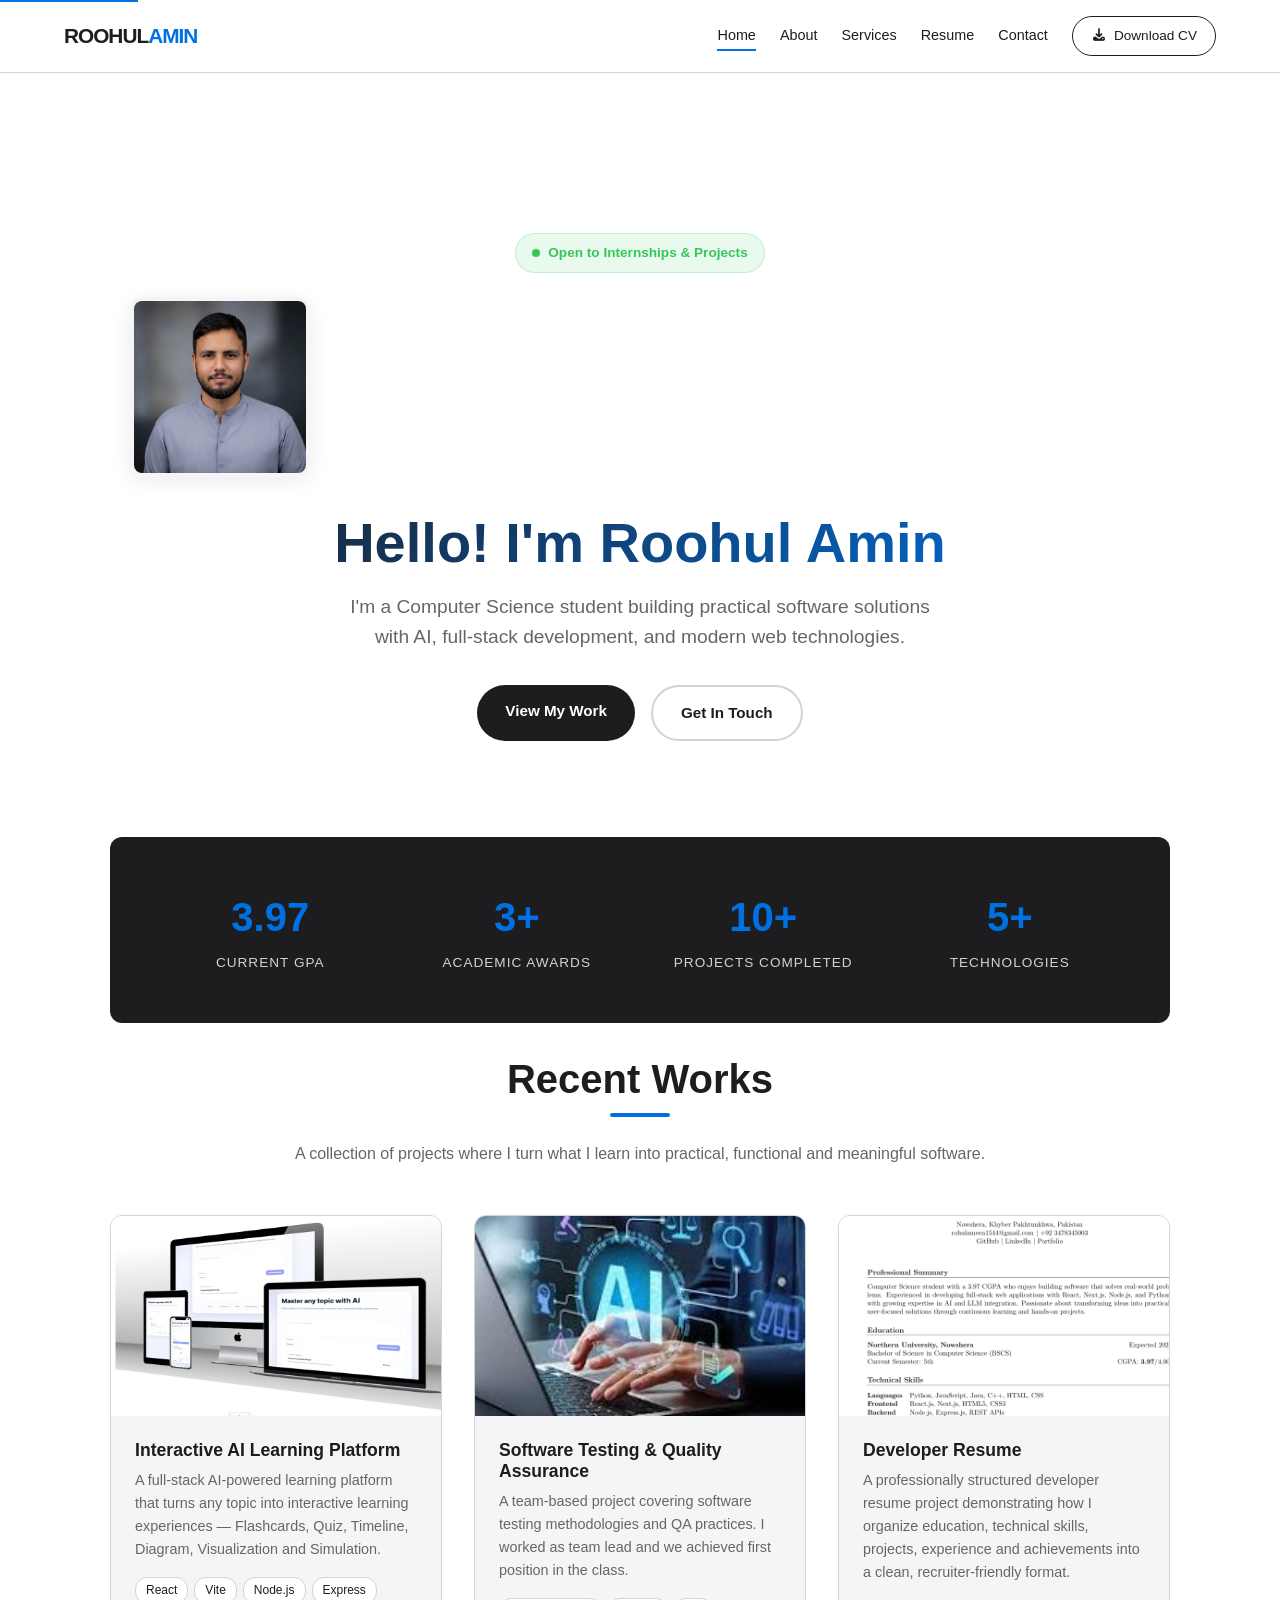
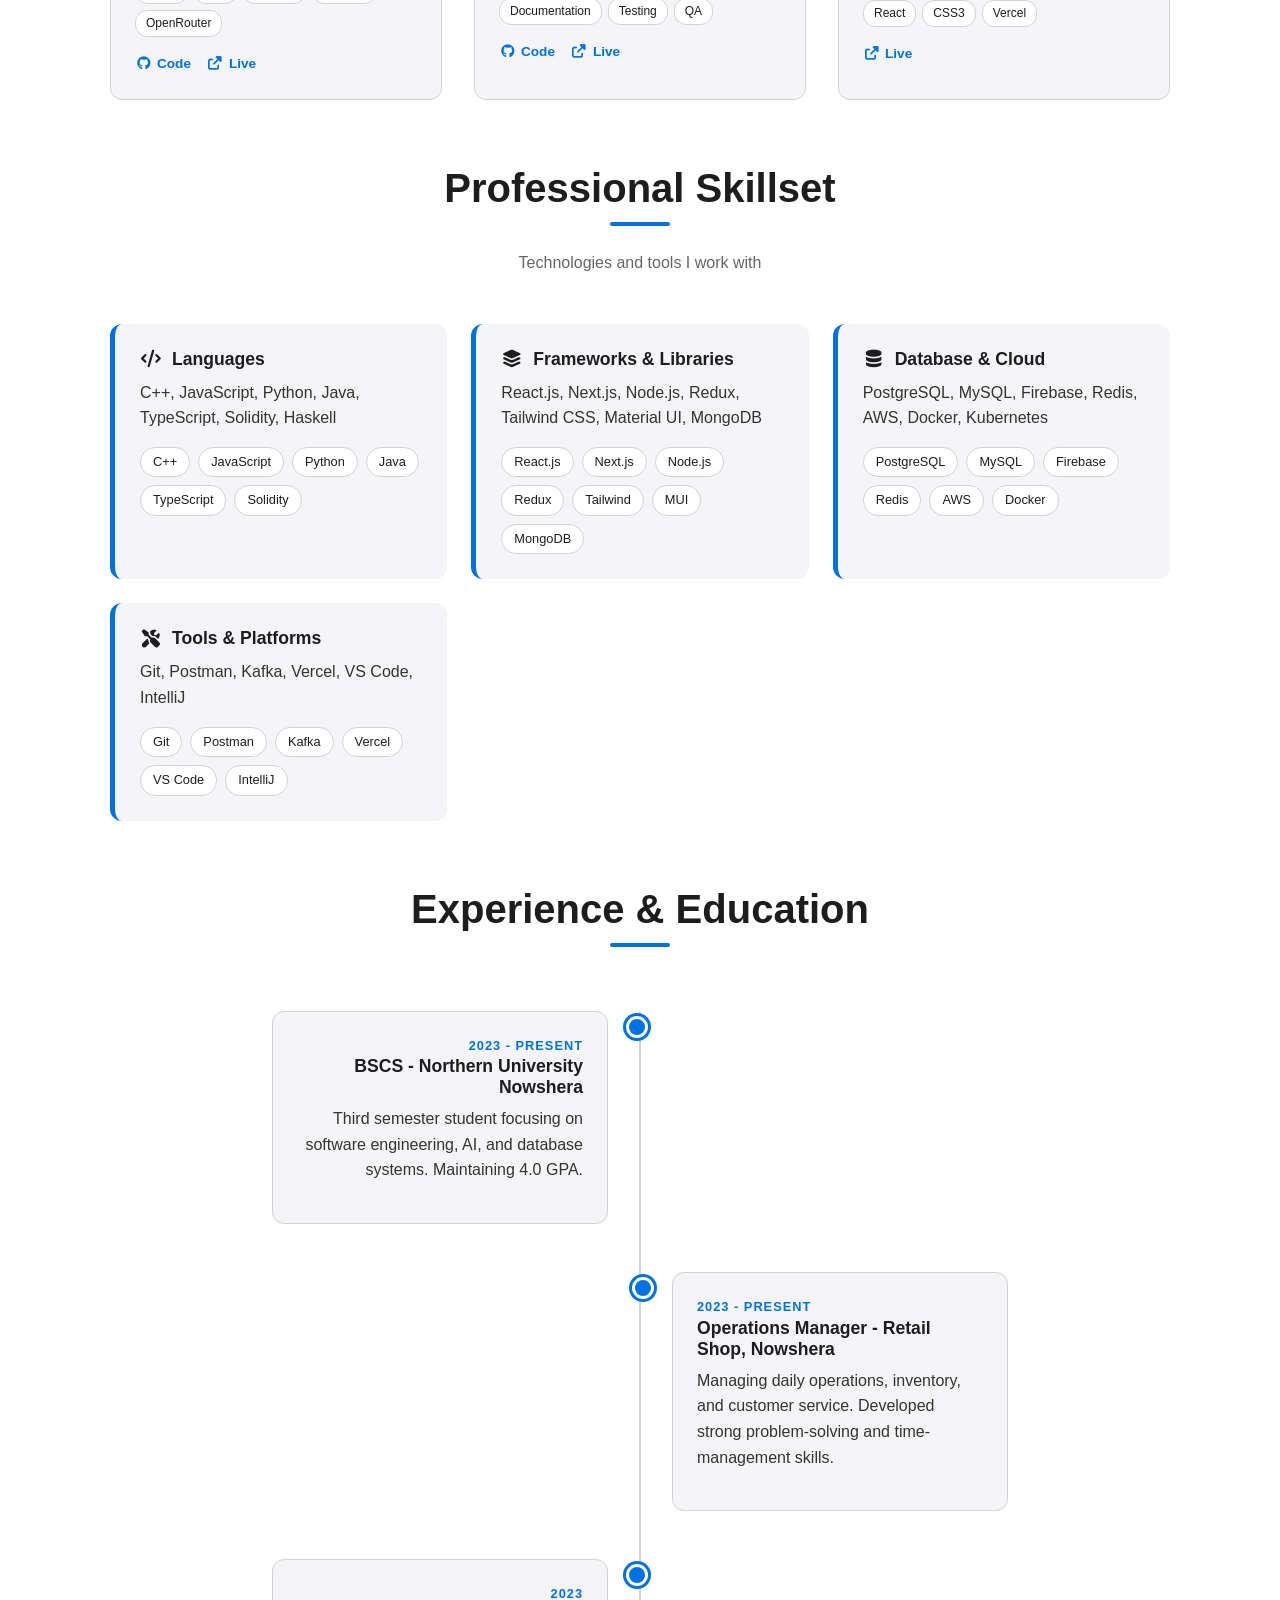
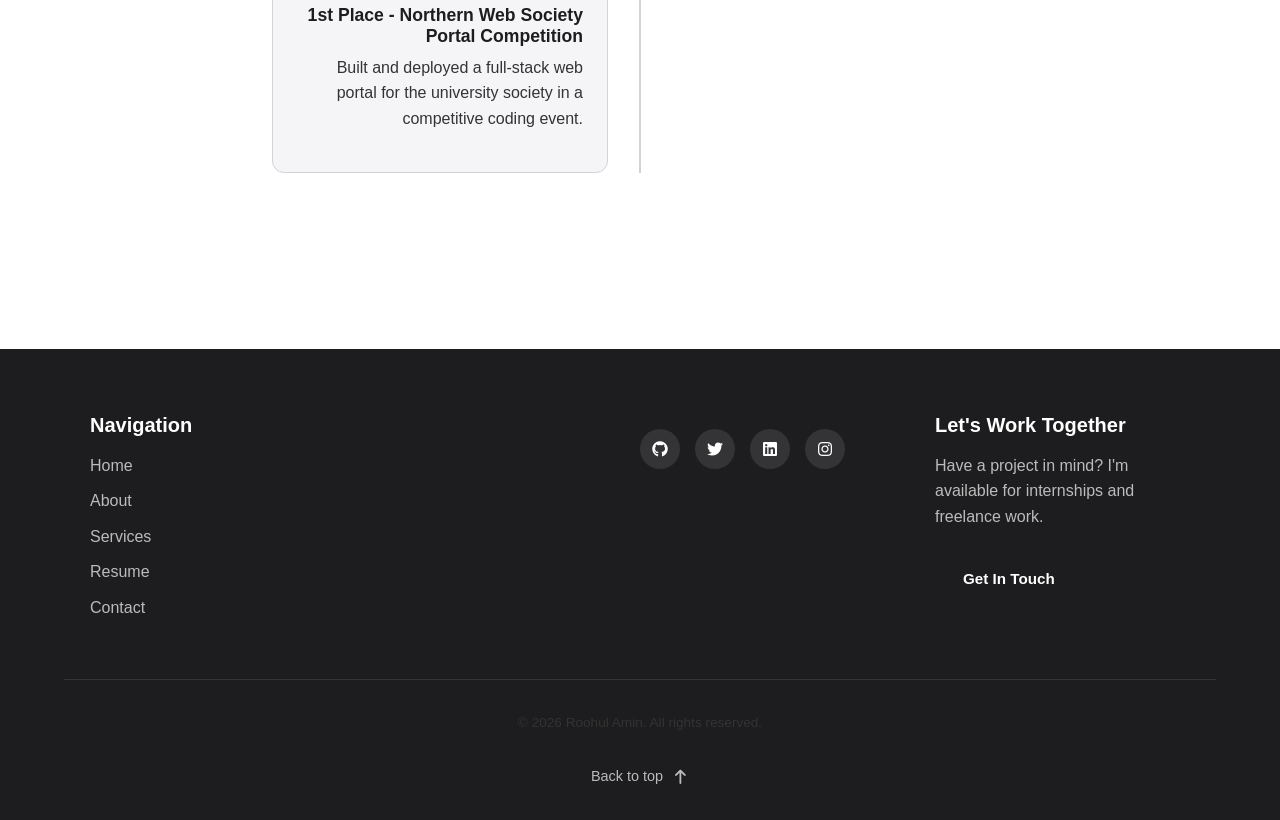
<file: index.html>
<!DOCTYPE html>
<html lang="en">
<head>
    <meta charset="UTF-8">
    <meta name="viewport" content="width=device-width, initial-scale=1.0">
    <meta name="description" content="Roohul Amin - Computer Science student building practical software solutions with AI, full-stack development, and modern web technologies.">
    <meta name="keywords" content="Roohul Amin, portfolio, developer, React, Next.js, AI, full-stack, Computer Science, Northern University">
    <meta name="author" content="Roohul Amin">
    <meta property="og:title" content="Roohul Amin | Portfolio">
    <meta property="og:description" content="BSCS Student, Developer & Innovator from Northern University Nowshera">
    <meta property="og:type" content="website">
    <meta property="og:url" content="https://roohulamin.vercel.app/">
    <title>Roohul Amin | Portfolio</title>
    <link rel="stylesheet" href="assets/css/style.css">
    <link rel="stylesheet" href="vendor/fontawesome/css/all.min.css">
    <link rel="icon" type="image/svg+xml" href="assets/favicon.svg">
    <script type="application/ld+json">
    {
        "@context": "https://schema.org",
        "@type": "Person",
        "name": "Roohul Amin",
        "url": "https://roohulamin.vercel.app/",
        "jobTitle": "Computer Science Student",
        "worksFor": { "@type": "EducationalOrganization", "name": "Northern University Nowshera" }
    }
    </script>
</head>
<body>
    <a href="#main" class="skip-link">Skip to content</a>

    <header>
        <div class="logo">ROOHUL<span>AMIN</span></div>
        <button class="hamburger" aria-label="Toggle navigation" aria-expanded="false">
            <span></span><span></span><span></span>
        </button>
        <nav aria-label="Main navigation">
            <a href="index.html" class="active">Home</a>
            <a href="about.html">About</a>
            <a href="services.html">Services</a>
            <a href="resume.html">Resume</a>
            <a href="contact.html">Contact</a>
            <a href="assets/docs/Roohulamin_CV.pdf" class="cv-btn" download>
                <i class="fas fa-download"></i> Download CV
            </a>
        </nav>
    </header>

    <main id="main" class="container">
        <!-- Hero Section -->
        <section class="hero fade-in">
            <div class="status-badge">
                <span class="status-dot"></span>
                Open to Internships & Projects
            </div>

            <img src="images/profile.png" class="hero-profile-img" alt="Roohul Amin">

            <h1>Hello! I'm Roohul Amin</h1>
            <p>I'm a Computer Science student building practical software solutions with AI, full-stack development, and modern web technologies.</p>
            <div class="hero-buttons">
                <a href="services.html" class="btn">View My Work</a>
                <a href="contact.html" class="btn btn-outline">Get In Touch</a>
            </div>
        </section>

        <!-- Stats Bar -->
            <div class="stats-bar slide-up">
            <div class="stat-item">
                <span class="stat-number">3.97</span>
                <span class="stat-label">Current GPA</span>
            </div>
            <div class="stat-item">
                <span class="stat-number">3+</span>
                <span class="stat-label">Academic Awards</span>
            </div>
            <div class="stat-item">
                <span class="stat-number">10+</span>
                <span class="stat-label">Projects Completed</span>
            </div>
            <div class="stat-item">
                <span class="stat-number">5+</span>
                <span class="stat-label">Technologies</span>
            </div>
        </div>

        <!-- Featured Projects -->
        <section class="slide-up">
            <div class="section-title">
                <h2>Recent Works</h2>
                <p class="section-subtitle">A collection of projects where I turn what I learn into practical, functional and meaningful software.</p>
            </div>
            <div class="projects-grid">
                <div class="project-card">
                    <img src="images/Website Mockup Right .PNG" alt="Interactive AI Learning Platform">
                    <div class="project-info">
                        <h4>Interactive AI Learning Platform</h4>
                        <p>A full-stack AI-powered learning platform that turns any topic into interactive learning experiences — Flashcards, Quiz, Timeline, Diagram, Visualization and Simulation.</p>
                        <div class="project-tech">
                            <span>React</span>
                            <span>Vite</span>
                            <span>Node.js</span>
                            <span>Express</span>
                            <span>OpenRouter</span>
                        </div>
                        <div class="project-links">
                            <a href="https://github.com/RoohulAmin-dev/gamification-with-AI" target="_blank" rel="noopener noreferrer"><i class="fab fa-github"></i> Code</a>
                            <a href="https://gamification-with-ai-by-roohulamin.vercel.app" target="_blank" rel="noopener noreferrer"><i class="fas fa-external-link-alt"></i> Live</a>
                        </div>
                    </div>
                </div>
                <div class="project-card">
                    <img src="images/ai-journey.jpg" alt="Software Testing & Quality Assurance">
                    <div class="project-info">
                        <h4>Software Testing & Quality Assurance</h4>
                        <p>A team-based project covering software testing methodologies and QA practices. I worked as team lead and we achieved first position in the class.</p>
                        <div class="project-tech">
                            <span>Documentation</span>
                            <span>Testing</span>
                            <span>QA</span>
                        </div>
                        <div class="project-links">
                            <a href="https://github.com/RoohulAmin-dev/Software_Testing_and_Quality_Assurance_Presentation" target="_blank" rel="noopener noreferrer"><i class="fab fa-github"></i> Code</a>
                            <a href="https://roohulamin-dev.github.io/Software_Testing_and_Quality_Assurance_Presentation/" target="_blank" rel="noopener noreferrer"><i class="fas fa-external-link-alt"></i> Live</a>
                        </div>
                    </div>
                </div>
                <div class="project-card">
                    <img src="images/resume.PNG" alt="Developer Resume">
                    <div class="project-info">
                        <h4>Developer Resume</h4>
                        <p>A professionally structured developer resume project demonstrating how I organize education, technical skills, projects, experience and achievements into a clean, recruiter-friendly format.</p>
                        <div class="project-tech">
                            <span>React</span>
                            <span>CSS3</span>
                            <span>Vercel</span>
                        </div>
                        <div class="project-links">
                            <a href="https://roohulamin.vercel.app/resume" target="_blank" rel="noopener noreferrer"><i class="fas fa-external-link-alt"></i> Live</a>
                        </div>
                    </div>
                </div>
            </div>
        </section>

        <!-- Skills Section -->
        <section class="skills-section slide-up">
            <div class="section-title">
                <h2>Professional Skillset</h2>
                <p class="section-subtitle">Technologies and tools I work with</p>
            </div>
            <div class="skills-grid">
                <div class="skill-category">
                    <h4><i class="fas fa-code"></i> Languages</h4>
                    <p>C++, JavaScript, Python, Java, TypeScript, Solidity, Haskell</p>
                    <div class="skill-tags">
                        <span class="skill-tag">C++</span>
                        <span class="skill-tag">JavaScript</span>
                        <span class="skill-tag">Python</span>
                        <span class="skill-tag">Java</span>
                        <span class="skill-tag">TypeScript</span>
                        <span class="skill-tag">Solidity</span>
                    </div>
                </div>
                <div class="skill-category">
                    <h4><i class="fas fa-layer-group"></i> Frameworks & Libraries</h4>
                    <p>React.js, Next.js, Node.js, Redux, Tailwind CSS, Material UI, MongoDB</p>
                    <div class="skill-tags">
                        <span class="skill-tag">React.js</span>
                        <span class="skill-tag">Next.js</span>
                        <span class="skill-tag">Node.js</span>
                        <span class="skill-tag">Redux</span>
                        <span class="skill-tag">Tailwind</span>
                        <span class="skill-tag">MUI</span>
                        <span class="skill-tag">MongoDB</span>
                    </div>
                </div>
                <div class="skill-category">
                    <h4><i class="fas fa-database"></i> Database & Cloud</h4>
                    <p>PostgreSQL, MySQL, Firebase, Redis, AWS, Docker, Kubernetes</p>
                    <div class="skill-tags">
                        <span class="skill-tag">PostgreSQL</span>
                        <span class="skill-tag">MySQL</span>
                        <span class="skill-tag">Firebase</span>
                        <span class="skill-tag">Redis</span>
                        <span class="skill-tag">AWS</span>
                        <span class="skill-tag">Docker</span>
                    </div>
                </div>
                <div class="skill-category">
                    <h4><i class="fas fa-tools"></i> Tools & Platforms</h4>
                    <p>Git, Postman, Kafka, Vercel, VS Code, IntelliJ</p>
                    <div class="skill-tags">
                        <span class="skill-tag">Git</span>
                        <span class="skill-tag">Postman</span>
                        <span class="skill-tag">Kafka</span>
                        <span class="skill-tag">Vercel</span>
                        <span class="skill-tag">VS Code</span>
                        <span class="skill-tag">IntelliJ</span>
                    </div>
                </div>
            </div>
        </section>

        <!-- Experience Timeline -->
        <section class="slide-up">
            <div class="section-title">
                <h2>Experience & Education</h2>
            </div>
            <div class="timeline">
                <div class="timeline-item">
                    <div class="timeline-content">
                        <div class="timeline-date">2023 - Present</div>
                        <h4>BSCS - Northern University Nowshera</h4>
                        <p>Third semester student focusing on software engineering, AI, and database systems. Maintaining 4.0 GPA.</p>
                    </div>
                </div>
                <div class="timeline-item">
                    <div class="timeline-content">
                        <div class="timeline-date">2023 - Present</div>
                        <h4>Operations Manager - Retail Shop, Nowshera</h4>
                        <p>Managing daily operations, inventory, and customer service. Developed strong problem-solving and time-management skills.</p>
                    </div>
                </div>
                <div class="timeline-item">
                    <div class="timeline-content">
                        <div class="timeline-date">2023</div>
                        <h4>1st Place - Northern Web Society Portal Competition</h4>
                        <p>Built and deployed a full-stack web portal for the university society in a competitive coding event.</p>
                    </div>
                </div>
            </div>
        </section>
    </main>

    <footer>
        <div class="footer-grid">
            <div class="footer-nav">
                <h3>Navigation</h3>
                <ul>
                    <li><a href="index.html">Home</a></li>
                    <li><a href="about.html">About</a></li>
                    <li><a href="services.html">Services</a></li>
                    <li><a href="resume.html">Resume</a></li>
                    <li><a href="contact.html">Contact</a></li>
                </ul>
            </div>
            <div class="footer-social">
                <a href="https://github.com/RoohulAmin-dev" target="_blank" rel="noopener noreferrer" aria-label="GitHub"><i class="fab fa-github"></i></a>
                <a href="https://twitter.com/RoohulAmin" target="_blank" rel="noopener noreferrer" aria-label="Twitter"><i class="fab fa-twitter"></i></a>
                <a href="https://www.linkedin.com/in/roohul-amin-dev/" target="_blank" rel="noopener noreferrer" aria-label="LinkedIn"><i class="fab fa-linkedin"></i></a>
                <a href="https://www.instagram.com/roohulamin/" target="_blank" rel="noopener noreferrer" aria-label="Instagram"><i class="fab fa-instagram"></i></a>
            </div>
            <div class="footer-cta">
                <h3>Let's Work Together</h3>
                <p>Have a project in mind? I'm available for internships and freelance work.</p>
                <a href="contact.html" class="btn">Get In Touch</a>
            </div>
        </div>
        <div class="footer-bottom">
            <p>&copy; 2026 Roohul Amin. All rights reserved.</p>
            <a href="#main" class="back-to-top">Back to top <i class="fas fa-arrow-up"></i></a>
        </div>
    </footer>

    <script src="assets/js/main.js"></script>
</body>
</html>
</file>
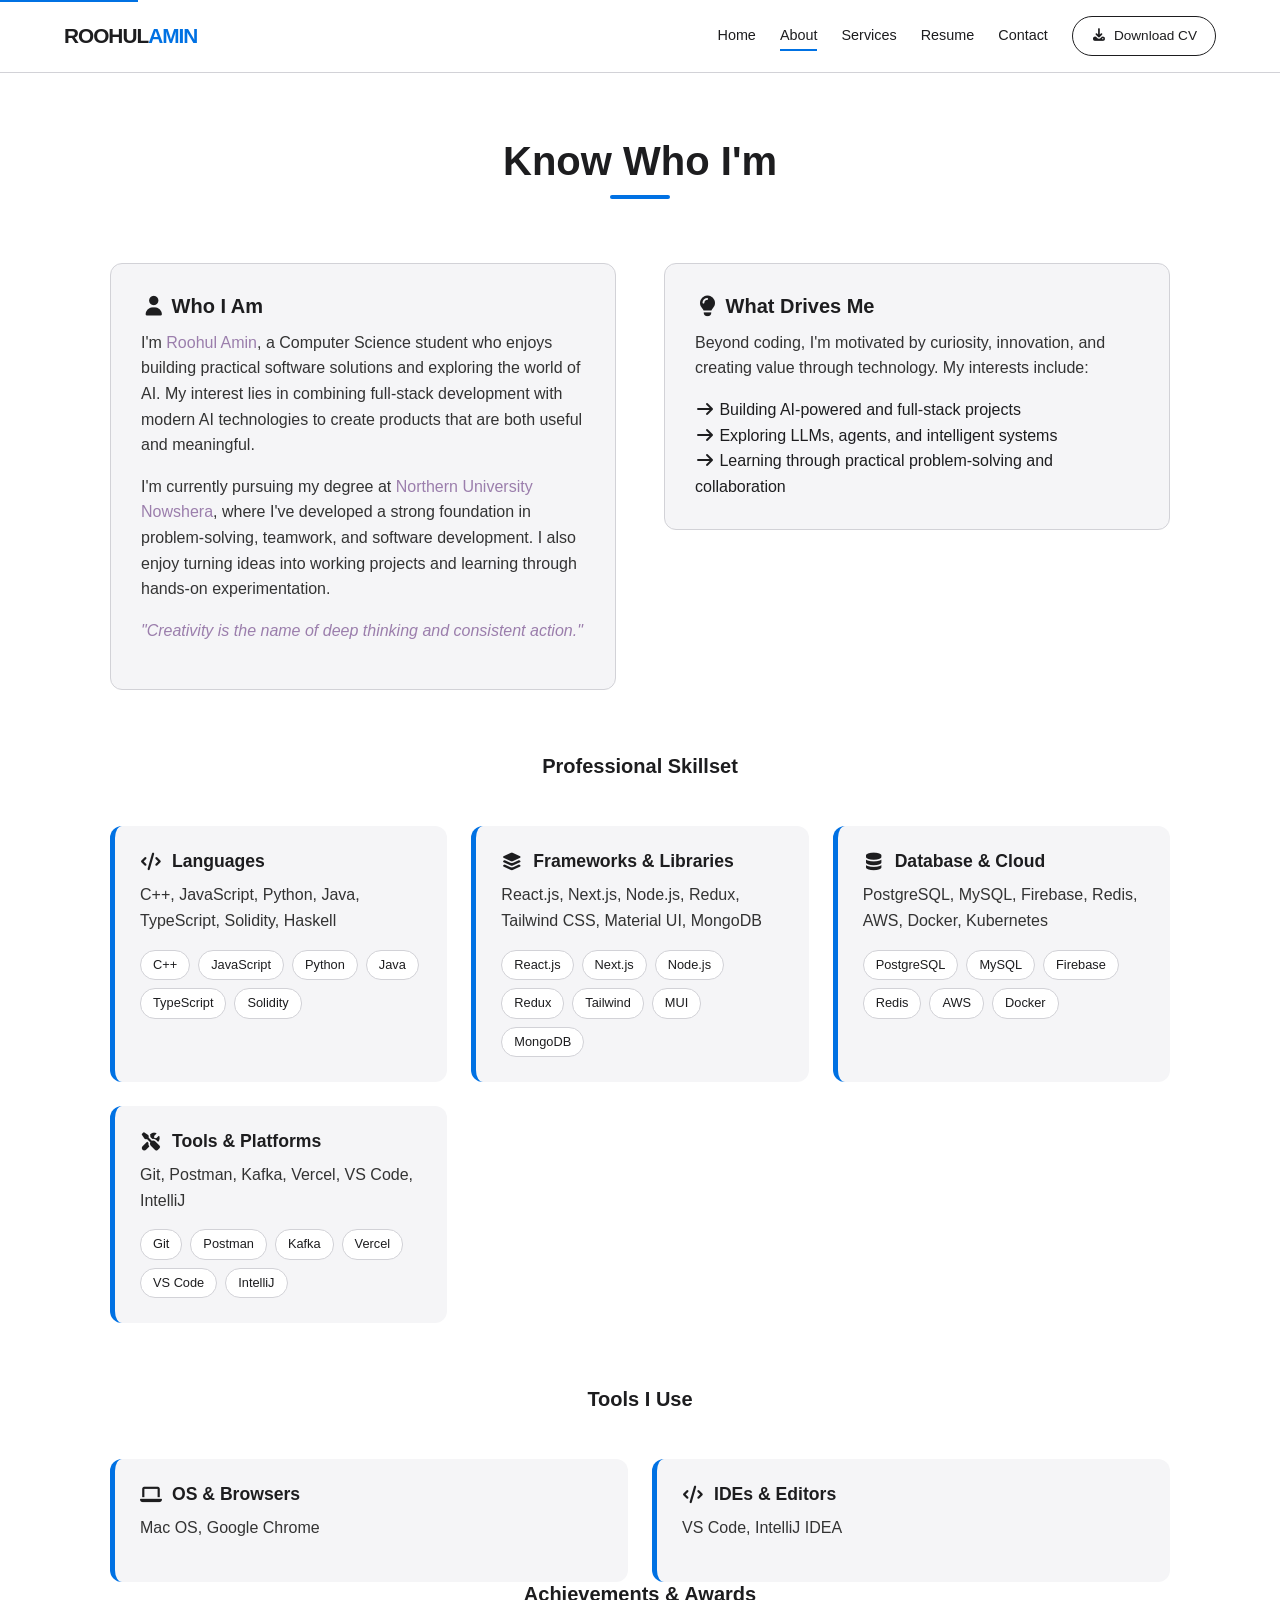
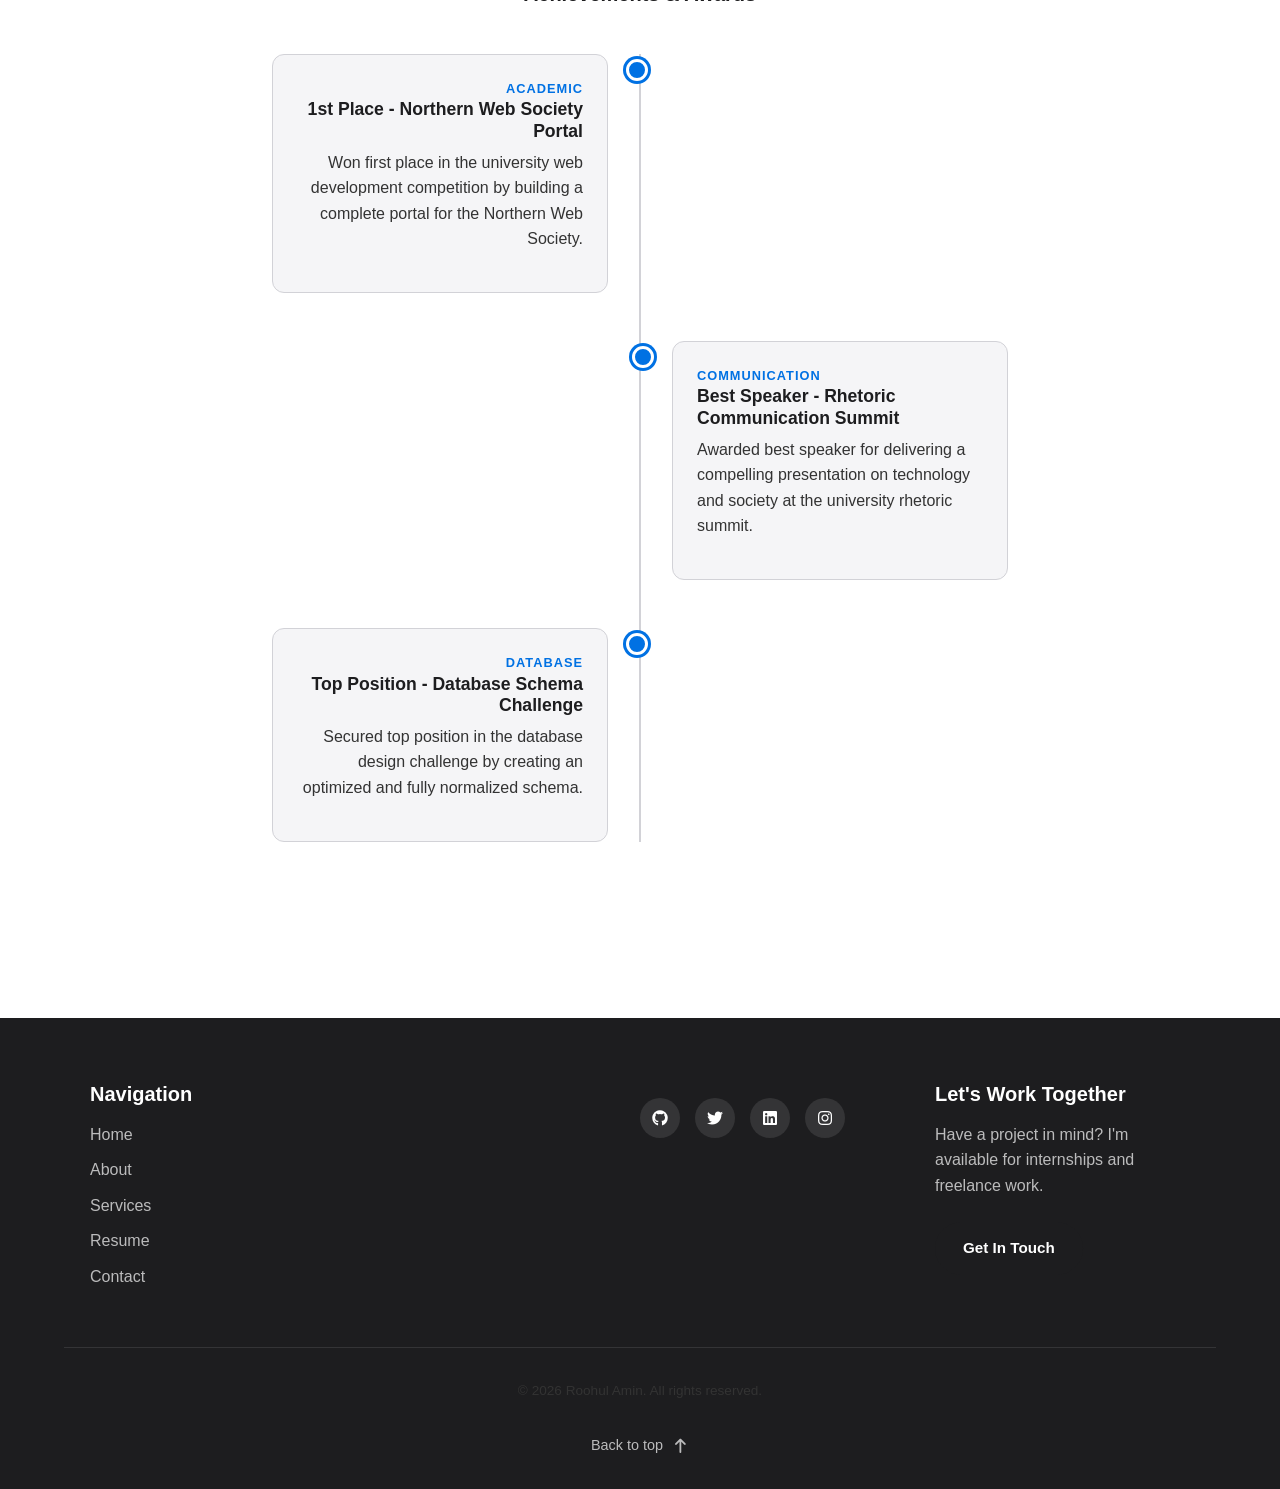
<file: about.html>
<!DOCTYPE html>
<html lang="en">
<head>
    <meta charset="UTF-8">
    <meta name="viewport" content="width=device-width, initial-scale=1.0">
    <meta name="description" content="About Roohul Amin - Computer Science student exploring AI, full-stack development, and modern web technologies at Northern University Nowshera.">
    <meta name="keywords" content="Roohul Amin, about, developer, React, Next.js, AI, full-stack, Northern University, Computer Science">
    <meta name="author" content="Roohul Amin">
    <meta property="og:title" content="About Roohul Amin">
    <meta property="og:description" content="The human behind the code - BSCS student, developer, and innovator.">
    <meta property="og:type" content="website">
    <meta property="og:url" content="https://roohulamin.vercel.app/about.html">
    <title>About | Roohul Amin</title>
    <link rel="stylesheet" href="assets/css/style.css">
    <link rel="stylesheet" href="vendor/fontawesome/css/all.min.css">
    <link rel="icon" type="image/svg+xml" href="assets/favicon.svg">
</head>
<body>
    <a href="#main" class="skip-link">Skip to content</a>

    <header>
        <div class="logo">ROOHUL<span>AMIN</span></div>
        <button class="hamburger" aria-label="Toggle navigation" aria-expanded="false">
            <span></span><span></span><span></span>
        </button>
        <nav aria-label="Main navigation">
            <a href="index.html">Home</a>
            <a href="about.html" class="active">About</a>
            <a href="services.html">Services</a>
            <a href="resume.html">Resume</a>
            <a href="contact.html">Contact</a>
            <a href="assets/docs/Roohulamin_CV.pdf" class="cv-btn" download>
                <i class="fas fa-download"></i> Download CV
            </a>
        </nav>
    </header>

    <main id="main" class="container fade-in">
        <div class="section-title">
            <h2>Know Who I'm</h2>
        </div>

        <div class="about-grid">
            <div class="about-card">
                <h3><i class="fas fa-user"></i> Who I Am</h3>
                <p>I'm <span class="purple">Roohul Amin</span>, a Computer Science student who enjoys building practical software solutions and exploring the world of AI. My interest lies in combining full-stack development with modern AI technologies to create products that are both useful and meaningful.</p>
                <p>I'm currently pursuing my degree at <span class="purple">Northern University Nowshera</span>, where I've developed a strong foundation in problem-solving, teamwork, and software development. I also enjoy turning ideas into working projects and learning through hands-on experimentation.</p>
                <p class="quote-highlight" style="margin-top: 1rem;"><em>"Creativity is the name of deep thinking and consistent action."</em></p>
            </div>
            <div class="about-card">
                <h3><i class="fas fa-lightbulb"></i> What Drives Me</h3>
                <p>Beyond coding, I'm motivated by curiosity, innovation, and creating value through technology. My interests include:</p>
                <ul>
                    <li><i class="fas fa-arrow-right"></i> Building AI-powered and full-stack projects</li>
                    <li><i class="fas fa-arrow-right"></i> Exploring LLMs, agents, and intelligent systems</li>
                    <li><i class="fas fa-arrow-right"></i> Learning through practical problem-solving and collaboration</li>
                </ul>
            </div>
        </div>

        <section class="skills-section slide-up">
            <div class="section-title">
                <h3>Professional Skillset</h3>
            </div>
            <div class="skills-grid">
                <div class="skill-category">
                    <h4><i class="fas fa-code"></i> Languages</h4>
                    <p>C++, JavaScript, Python, Java, TypeScript, Solidity, Haskell</p>
                    <div class="skill-tags">
                        <span class="skill-tag">C++</span>
                        <span class="skill-tag">JavaScript</span>
                        <span class="skill-tag">Python</span>
                        <span class="skill-tag">Java</span>
                        <span class="skill-tag">TypeScript</span>
                        <span class="skill-tag">Solidity</span>
                    </div>
                </div>
                <div class="skill-category">
                    <h4><i class="fas fa-layer-group"></i> Frameworks & Libraries</h4>
                    <p>React.js, Next.js, Node.js, Redux, Tailwind CSS, Material UI, MongoDB</p>
                    <div class="skill-tags">
                        <span class="skill-tag">React.js</span>
                        <span class="skill-tag">Next.js</span>
                        <span class="skill-tag">Node.js</span>
                        <span class="skill-tag">Redux</span>
                        <span class="skill-tag">Tailwind</span>
                        <span class="skill-tag">MUI</span>
                        <span class="skill-tag">MongoDB</span>
                    </div>
                </div>
                <div class="skill-category">
                    <h4><i class="fas fa-database"></i> Database & Cloud</h4>
                    <p>PostgreSQL, MySQL, Firebase, Redis, AWS, Docker, Kubernetes</p>
                    <div class="skill-tags">
                        <span class="skill-tag">PostgreSQL</span>
                        <span class="skill-tag">MySQL</span>
                        <span class="skill-tag">Firebase</span>
                        <span class="skill-tag">Redis</span>
                        <span class="skill-tag">AWS</span>
                        <span class="skill-tag">Docker</span>
                    </div>
                </div>
                <div class="skill-category">
                    <h4><i class="fas fa-tools"></i> Tools & Platforms</h4>
                    <p>Git, Postman, Kafka, Vercel, VS Code, IntelliJ</p>
                    <div class="skill-tags">
                        <span class="skill-tag">Git</span>
                        <span class="skill-tag">Postman</span>
                        <span class="skill-tag">Kafka</span>
                        <span class="skill-tag">Vercel</span>
                        <span class="skill-tag">VS Code</span>
                        <span class="skill-tag">IntelliJ</span>
                    </div>
                </div>
            </div>
        </section>

        <section class="slide-up">
            <div class="section-title">
                <h3>Tools I Use</h3>
            </div>
            <div class="skills-grid">
                <div class="skill-category">
                    <h4><i class="fas fa-laptop"></i> OS & Browsers</h4>
                    <p>Mac OS, Google Chrome</p>
                </div>
                <div class="skill-category">
                    <h4><i class="fas fa-code"></i> IDEs & Editors</h4>
                    <p>VS Code, IntelliJ IDEA</p>
                </div>
            </div>
        </section>

        <!-- Achievements -->
        <section class="slide-up">
            <div class="section-title">
                <h3>Achievements & Awards</h3>
            </div>
            <div class="timeline">
                <div class="timeline-item">
                    <div class="timeline-content">
                        <div class="timeline-date">Academic</div>
                        <h4>1st Place - Northern Web Society Portal</h4>
                        <p>Won first place in the university web development competition by building a complete portal for the Northern Web Society.</p>
                    </div>
                </div>
                <div class="timeline-item">
                    <div class="timeline-content">
                        <div class="timeline-date">Communication</div>
                        <h4>Best Speaker - Rhetoric Communication Summit</h4>
                        <p>Awarded best speaker for delivering a compelling presentation on technology and society at the university rhetoric summit.</p>
                    </div>
                </div>
                <div class="timeline-item">
                    <div class="timeline-content">
                        <div class="timeline-date">Database</div>
                        <h4>Top Position - Database Schema Challenge</h4>
                        <p>Secured top position in the database design challenge by creating an optimized and fully normalized schema.</p>
                    </div>
                </div>
            </div>
        </section>
    </main>

    <footer>
        <div class="footer-grid">
            <div class="footer-nav">
                <h3>Navigation</h3>
                <ul>
                    <li><a href="index.html">Home</a></li>
                    <li><a href="about.html">About</a></li>
                    <li><a href="services.html">Services</a></li>
                    <li><a href="resume.html">Resume</a></li>
                    <li><a href="contact.html">Contact</a></li>
                </ul>
            </div>
            <div class="footer-social">
                <a href="https://github.com/RoohulAmin-dev" target="_blank" rel="noopener noreferrer" aria-label="GitHub"><i class="fab fa-github"></i></a>
                <a href="https://twitter.com/RoohulAmin" target="_blank" rel="noopener noreferrer" aria-label="Twitter"><i class="fab fa-twitter"></i></a>
                <a href="https://www.linkedin.com/in/roohul-amin-dev/" target="_blank" rel="noopener noreferrer" aria-label="LinkedIn"><i class="fab fa-linkedin"></i></a>
                <a href="https://www.instagram.com/roohulamin/" target="_blank" rel="noopener noreferrer" aria-label="Instagram"><i class="fab fa-instagram"></i></a>
            </div>
            <div class="footer-cta">
                <h3>Let's Work Together</h3>
                <p>Have a project in mind? I'm available for internships and freelance work.</p>
                <a href="contact.html" class="btn">Get In Touch</a>
            </div>
        </div>
        <div class="footer-bottom">
            <p>&copy; 2026 Roohul Amin. All rights reserved.</p>
            <a href="#main" class="back-to-top">Back to top <i class="fas fa-arrow-up"></i></a>
        </div>
    </footer>

    <script src="assets/js/main.js"></script>
</body>
</html>
</file>
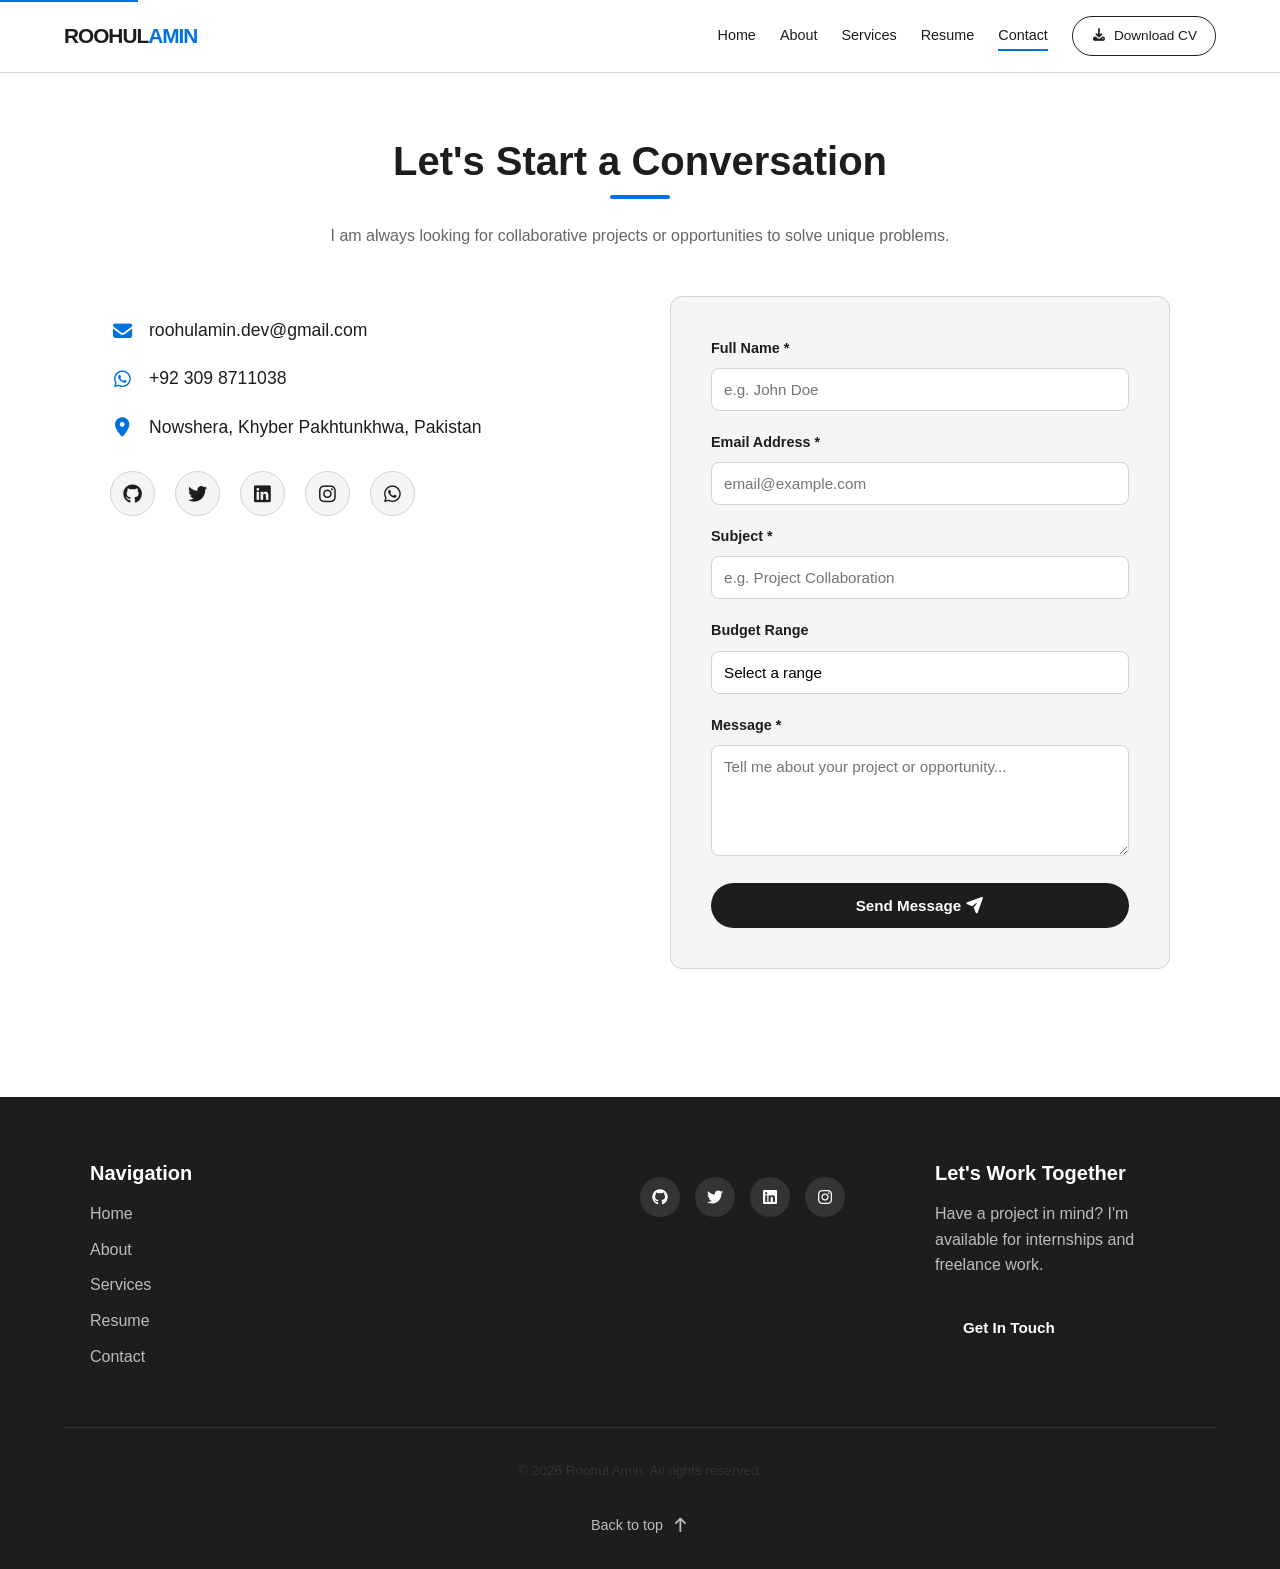
<file: contact.html>
<!DOCTYPE html>
<html lang="en">
<head>
    <meta charset="UTF-8">
    <meta name="viewport" content="width=device-width, initial-scale=1.0">
    <meta name="description" content="Contact Roohul Amin - Computer Science student and developer available for collaborations, internships, and projects.">
    <meta name="keywords" content="Roohul Amin, contact, developer, React, Next.js, AI, full-stack, collaboration, internship">
    <meta name="author" content="Roohul Amin">
    <meta property="og:title" content="Contact | Roohul Amin">
    <meta property="og:description" content="Get in touch with Roohul Amin for projects, internships, or collaboration.">
    <meta property="og:type" content="website">
    <meta property="og:url" content="https://roohulamin.vercel.app/contact.html">
    <title>Contact | Roohul Amin</title>
    <link rel="stylesheet" href="assets/css/style.css">
    <link rel="stylesheet" href="vendor/fontawesome/css/all.min.css">
    <link rel="icon" type="image/svg+xml" href="assets/favicon.svg">
</head>
<body>
    <a href="#main" class="skip-link">Skip to content</a>

    <header>
        <div class="logo">ROOHUL<span>AMIN</span></div>
        <button class="hamburger" aria-label="Toggle navigation" aria-expanded="false">
            <span></span><span></span><span></span>
        </button>
        <nav aria-label="Main navigation">
            <a href="index.html">Home</a>
            <a href="about.html">About</a>
            <a href="services.html">Services</a>
            <a href="resume.html">Resume</a>
            <a href="contact.html" class="active">Contact</a>
            <a href="assets/docs/Roohulamin_CV.pdf" class="cv-btn" download>
                <i class="fas fa-download"></i> Download CV
            </a>
        </nav>
    </header>

    <main id="main" class="container fade-in">
        <div class="section-title">
            <h2>Let's Start a Conversation</h2>
                <p class="section-subtitle">I am always looking for collaborative projects or opportunities to solve unique problems.</p>
        </div>

        <div class="contact-wrapper">
            <div class="contact-info slide-up">
                <div class="info-item">
                    <i class="fas fa-envelope"></i>
                    <span>roohulamin.dev@gmail.com</span>
                </div>
                <div class="info-item">
                    <i class="fab fa-whatsapp"></i>
                    <span>+92 309 8711038</span>
                </div>
                <div class="info-item">
                    <i class="fas fa-map-marker-alt"></i>
                    <span>Nowshera, Khyber Pakhtunkhwa, Pakistan</span>
                </div>
                <div class="social-links">
                    <a href="https://github.com/RoohulAmin-dev" target="_blank" rel="noopener noreferrer" aria-label="GitHub"><i class="fab fa-github"></i></a>
                    <a href="https://x.com/RhaTechnic16583" target="_blank" rel="noopener noreferrer" aria-label="Twitter"><i class="fab fa-twitter"></i></a>
                    <a href="https://www.linkedin.com/in/roohul-amin-dev/" target="_blank" rel="noopener noreferrer" aria-label="LinkedIn"><i class="fab fa-linkedin"></i></a>
                    <a href="https://www.instagram.com/roohulaminulfat/" target="_blank" rel="noopener noreferrer" aria-label="Instagram"><i class="fab fa-instagram"></i></a>
                    <a href="https://wa.me/923098711038" target="_blank" rel="noopener noreferrer" aria-label="WhatsApp"><i class="fab fa-whatsapp"></i></a>
                </div>
            </div>

            <form class="contact-form slide-up" action="https://formspree.io/f/xyeyzbbn" method="POST">
                <div class="form-group">
                    <label for="name">Full Name *</label>
                    <input type="text" id="name" name="name" placeholder="e.g. John Doe" required>
                </div>
                <div class="form-group">
                    <label for="email">Email Address *</label>
                    <input type="email" id="email" name="email" placeholder="email@example.com" required>
                </div>
                <div class="form-group">
                    <label for="subject">Subject *</label>
                    <input type="text" id="subject" name="subject" placeholder="e.g. Project Collaboration" required>
                </div>
                <div class="form-group">
                    <label for="budget">Budget Range</label>
                    <select id="budget" name="budget">
                        <option value="">Select a range</option>
                        <option value="under-500">Under $500</option>
                        <option value="500-2000">$500 - $2,000</option>
                        <option value="2000-5000">$2,000 - $5,000</option>
                        <option value="5000-plus">$5,000+</option>
                    </select>
                </div>
                <div class="form-group">
                    <label for="message">Message *</label>
                    <textarea id="message" name="message" rows="5" placeholder="Tell me about your project or opportunity..." required></textarea>
                </div>
                <button type="submit" class="btn btn-full">Send Message <i class="fas fa-paper-plane"></i></button>
            </form>
        </div>
    </main>

    <footer>
        <div class="footer-grid">
            <div class="footer-nav">
                <h3>Navigation</h3>
                <ul>
                    <li><a href="index.html">Home</a></li>
                    <li><a href="about.html">About</a></li>
                    <li><a href="services.html">Services</a></li>
                    <li><a href="resume.html">Resume</a></li>
                    <li><a href="contact.html">Contact</a></li>
                </ul>
            </div>
            <div class="footer-social">
                <a href="https://github.com/RoohulAmin-dev" target="_blank" rel="noopener noreferrer" aria-label="GitHub"><i class="fab fa-github"></i></a>
                <a href="https://twitter.com/RoohulAmin" target="_blank" rel="noopener noreferrer" aria-label="Twitter"><i class="fab fa-twitter"></i></a>
                <a href="https://www.linkedin.com/in/roohul-amin-dev/" target="_blank" rel="noopener noreferrer" aria-label="LinkedIn"><i class="fab fa-linkedin"></i></a>
                <a href="https://www.instagram.com/roohulamin/" target="_blank" rel="noopener noreferrer" aria-label="Instagram"><i class="fab fa-instagram"></i></a>
            </div>
            <div class="footer-cta">
                <h3>Let's Work Together</h3>
                <p>Have a project in mind? I'm available for internships and freelance work.</p>
                <a href="contact.html" class="btn">Get In Touch</a>
            </div>
        </div>
        <div class="footer-bottom">
            <p>&copy; 2026 Roohul Amin. All rights reserved.</p>
            <a href="#main" class="back-to-top">Back to top <i class="fas fa-arrow-up"></i></a>
        </div>
    </footer>

    <script src="assets/js/main.js"></script>
</body>
</html>
</file>
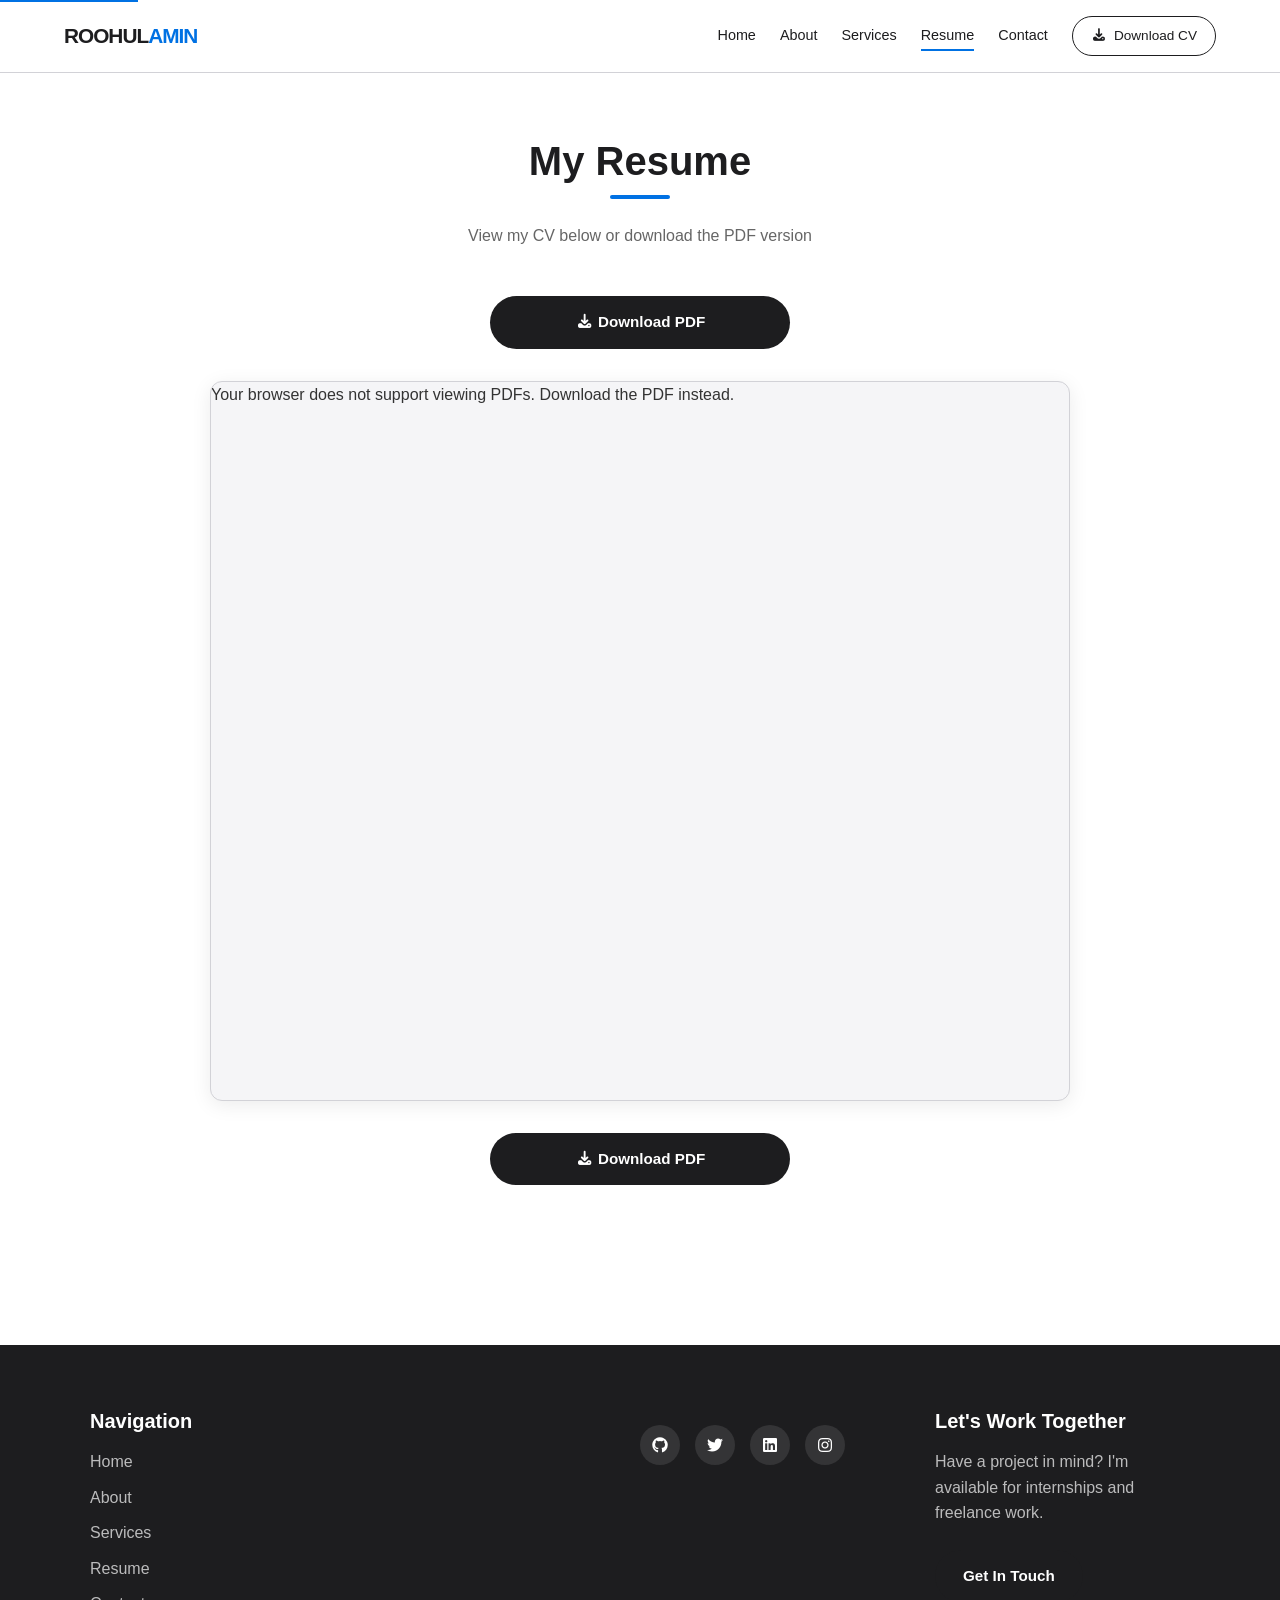
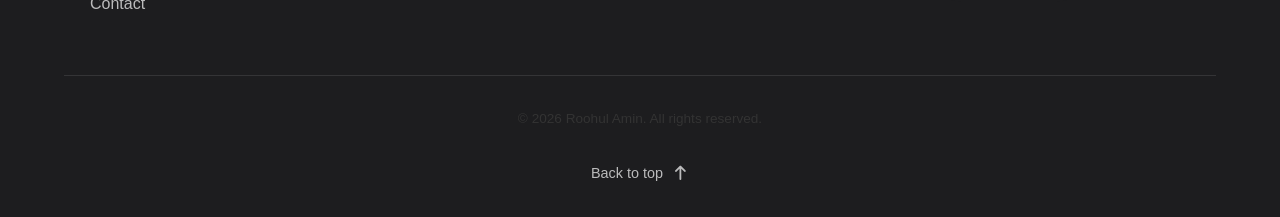
<file: resume.html>
<!DOCTYPE html>
<html lang="en">
<head>
    <meta charset="UTF-8">
    <meta name="viewport" content="width=device-width, initial-scale=1.0">
    <meta name="description" content="Resume of Roohul Amin - Computer Science student and full-stack developer. Download or view my CV.">
    <meta name="keywords" content="Roohul Amin, resume, CV, developer, React, Next.js, AI, full-stack">
    <meta name="author" content="Roohul Amin">
    <meta property="og:title" content="Resume | Roohul Amin">
    <meta property="og:description" content="View or download the resume of Roohul Amin - Computer Science student and developer.">
    <meta property="og:type" content="website">
    <meta property="og:url" content="https://roohulamin.vercel.app/resume.html">
    <title>Resume | Roohul Amin</title>
    <link rel="stylesheet" href="assets/css/style.css">
    <link rel="stylesheet" href="vendor/fontawesome/css/all.min.css">
    <link rel="icon" type="image/svg+xml" href="assets/favicon.svg">
</head>
<body>
    <a href="#main" class="skip-link">Skip to content</a>

    <header>
        <div class="logo">ROOHUL<span>AMIN</span></div>
        <button class="hamburger" aria-label="Toggle navigation" aria-expanded="false">
            <span></span><span></span><span></span>
        </button>
        <nav aria-label="Main navigation">
            <a href="index.html">Home</a>
            <a href="about.html">About</a>
            <a href="services.html">Services</a>
            <a href="resume.html" class="active">Resume</a>
            <a href="contact.html">Contact</a>
            <a href="assets/docs/Roohulamin_CV.pdf" class="cv-btn" download>
                <i class="fas fa-download"></i> Download CV
            </a>
        </nav>
    </header>

    <main id="main" class="container resume-page">
        <div class="section-title">
            <h2>My Resume</h2>
            <p class="section-subtitle">View my CV below or download the PDF version</p>
        </div>

        <div class="resume-actions">
            <a href="assets/docs/Roohulamin_CV.pdf" class="btn btn-full" download>
                <i class="fas fa-download"></i> Download PDF
            </a>
        </div>

        <div class="resume-viewer slide-up">
            <object data="assets/docs/Roohulamin_CV.pdf" type="application/pdf" width="100%" height="100%">
                <p>Your browser does not support viewing PDFs. <a href="assets/docs/Roohulamin_CV.pdf" download>Download the PDF</a> instead.</p>
            </object>
        </div>

        <div class="resume-actions">
            <a href="assets/docs/Roohulamin_CV.pdf" class="btn btn-full" download>
                <i class="fas fa-download"></i> Download PDF
            </a>
        </div>
    </main>

    <footer>
        <div class="footer-grid">
            <div class="footer-nav">
                <h3>Navigation</h3>
                <ul>
                    <li><a href="index.html">Home</a></li>
                    <li><a href="about.html">About</a></li>
                    <li><a href="services.html">Services</a></li>
                    <li><a href="resume.html">Resume</a></li>
                    <li><a href="contact.html">Contact</a></li>
                </ul>
            </div>
            <div class="footer-social">
                <a href="https://github.com/RoohulAmin-dev" target="_blank" rel="noopener noreferrer" aria-label="GitHub"><i class="fab fa-github"></i></a>
                <a href="https://twitter.com/RoohulAmin" target="_blank" rel="noopener noreferrer" aria-label="Twitter"><i class="fab fa-twitter"></i></a>
                <a href="https://www.linkedin.com/in/roohul-amin-dev/" target="_blank" rel="noopener noreferrer" aria-label="LinkedIn"><i class="fab fa-linkedin"></i></a>
                <a href="https://www.instagram.com/roohulamin/" target="_blank" rel="noopener noreferrer" aria-label="Instagram"><i class="fab fa-instagram"></i></a>
            </div>
            <div class="footer-cta">
                <h3>Let's Work Together</h3>
                <p>Have a project in mind? I'm available for internships and freelance work.</p>
                <a href="contact.html" class="btn">Get In Touch</a>
            </div>
        </div>
        <div class="footer-bottom">
            <p>&copy; 2026 Roohul Amin. All rights reserved.</p>
            <a href="#main" class="back-to-top">Back to top <i class="fas fa-arrow-up"></i></a>
        </div>
    </footer>

    <script src="assets/js/main.js"></script>
</body>
</html>
</file>
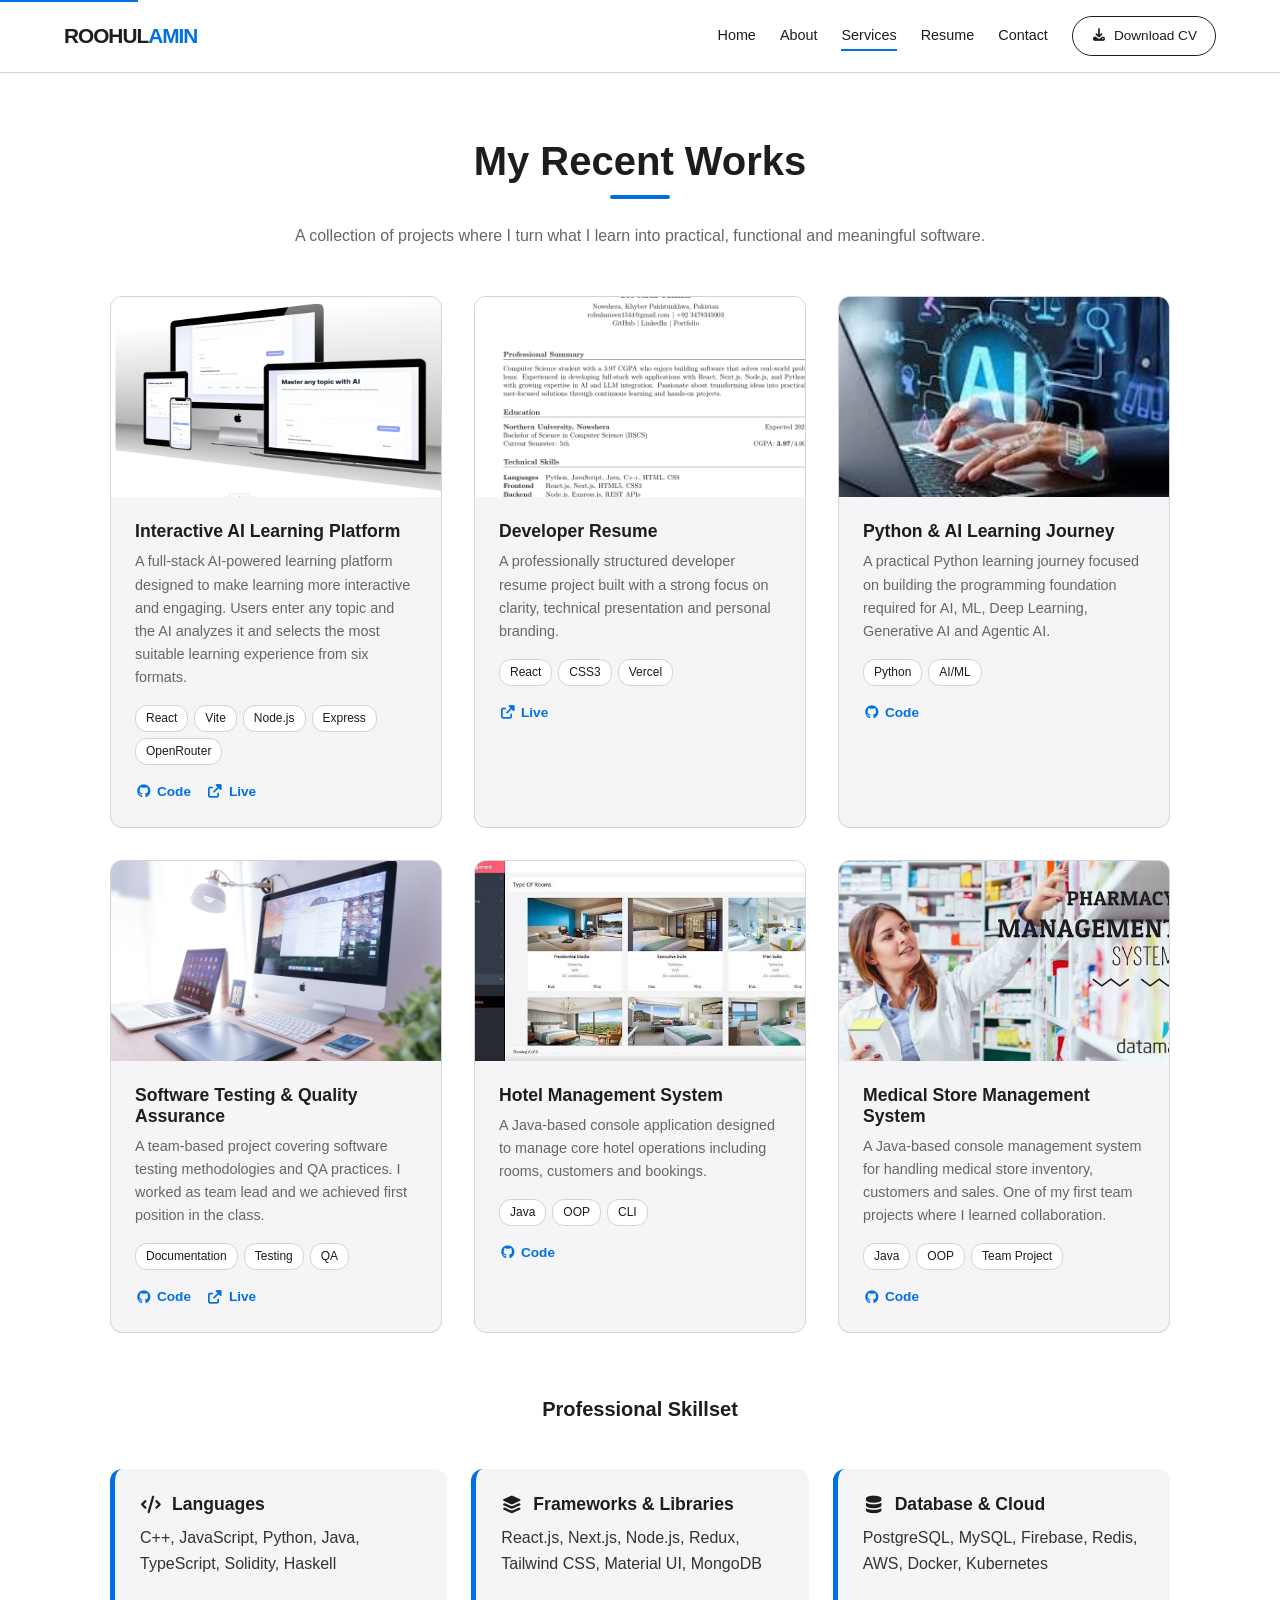
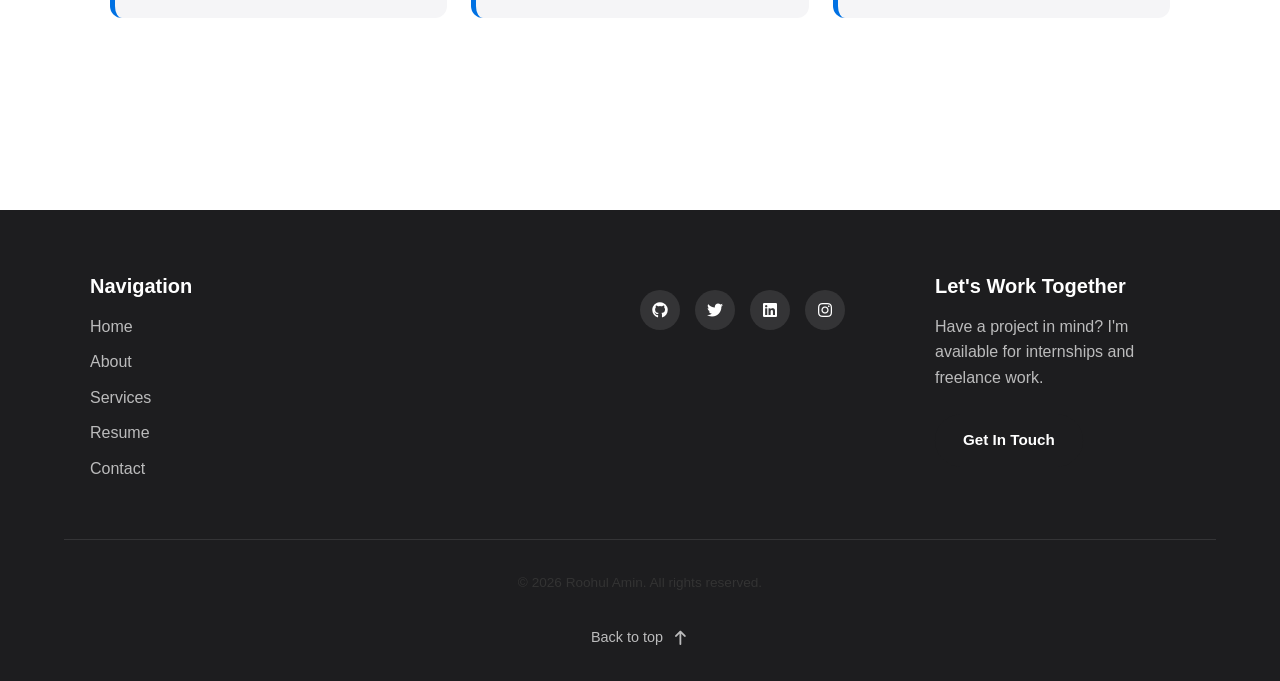
<file: services.html>
<!DOCTYPE html>
<html lang="en">
<head>
    <meta charset="UTF-8">
    <meta name="viewport" content="width=device-width, initial-scale=1.0">
    <meta name="description" content="Roohul Amin's projects and services - Full-stack development, AI solutions, React, Next.js, and modern web technologies.">
    <meta name="keywords" content="Roohul Amin, projects, services, React, Next.js, AI, full-stack, web development, Node.js">
    <meta name="author" content="Roohul Amin">
    <meta property="og:title" content="Services | Roohul Amin">
    <meta property="og:description" content="Web Development, AI Solutions, and Database Design services.">
    <meta property="og:type" content="website">
    <meta property="og:url" content="https://roohulamin.vercel.app/services.html">
    <title>Services | Roohul Amin</title>
    <link rel="stylesheet" href="assets/css/style.css">
    <link rel="stylesheet" href="vendor/fontawesome/css/all.min.css">
    <link rel="icon" type="image/svg+xml" href="assets/favicon.svg">
</head>
<body>
    <a href="#main" class="skip-link">Skip to content</a>

    <header>
        <div class="logo">ROOHUL<span>AMIN</span></div>
        <button class="hamburger" aria-label="Toggle navigation" aria-expanded="false">
            <span></span><span></span><span></span>
        </button>
        <nav aria-label="Main navigation">
            <a href="index.html">Home</a>
            <a href="about.html">About</a>
            <a href="services.html" class="active">Services</a>
            <a href="resume.html">Resume</a>
            <a href="contact.html">Contact</a>
            <a href="assets/docs/Roohulamin_CV.pdf" class="cv-btn" download>
                <i class="fas fa-download"></i> Download CV
            </a>
        </nav>
    </header>

    <main id="main" class="container">
        <div class="section-title">
            <h2>My Recent Works</h2>
            <p class="section-subtitle">A collection of projects where I turn what I learn into practical, functional and meaningful software.</p>
        </div>

        <div class="projects-grid">
            <div class="project-card">
                <img src="images/Website Mockup Right .PNG" alt="Interactive AI Learning Platform">
                <div class="project-info">
                    <h4>Interactive AI Learning Platform</h4>
                    <p>A full-stack AI-powered learning platform designed to make learning more interactive and engaging. Users enter any topic and the AI analyzes it and selects the most suitable learning experience from six formats.</p>
                    <div class="project-tech">
                        <span>React</span>
                        <span>Vite</span>
                        <span>Node.js</span>
                        <span>Express</span>
                        <span>OpenRouter</span>
                    </div>
                    <div class="project-links">
                        <a href="https://github.com/RoohulAmin-dev/gamification-with-AI" target="_blank" rel="noopener noreferrer"><i class="fab fa-github"></i> Code</a>
                        <a href="https://gamification-with-ai-by-roohulamin.vercel.app" target="_blank" rel="noopener noreferrer"><i class="fas fa-external-link-alt"></i> Live</a>
                    </div>
                </div>
            </div>
            <div class="project-card">
                <img src="images/resume.PNG" alt="Developer Resume">
                <div class="project-info">
                    <h4>Developer Resume</h4>
                    <p>A professionally structured developer resume project built with a strong focus on clarity, technical presentation and personal branding.</p>
                    <div class="project-tech">
                        <span>React</span>
                        <span>CSS3</span>
                        <span>Vercel</span>
                    </div>
                    <div class="project-links">
                        <a href="https://roohulamin.vercel.app/resume" target="_blank" rel="noopener noreferrer"><i class="fas fa-external-link-alt"></i> Live</a>
                    </div>
                </div>
            </div>
            <div class="project-card">
                <img src="images/ai-journey.jpg" alt="Python & AI Learning Journey">
                <div class="project-info">
                    <h4>Python & AI Learning Journey</h4>
                    <p>A practical Python learning journey focused on building the programming foundation required for AI, ML, Deep Learning, Generative AI and Agentic AI.</p>
                    <div class="project-tech">
                        <span>Python</span>
                        <span>AI/ML</span>
                    </div>
                    <div class="project-links">
                        <a href="https://github.com/RoohulAmin-dev/AI_Learning_Journey" target="_blank" rel="noopener noreferrer"><i class="fab fa-github"></i> Code</a>
                    </div>
                </div>
            </div>
            <div class="project-card">
                <img src="images/project.jpg" alt="Software Testing & QA">
                <div class="project-info">
                    <h4>Software Testing & Quality Assurance</h4>
                    <p>A team-based project covering software testing methodologies and QA practices. I worked as team lead and we achieved first position in the class.</p>
                    <div class="project-tech">
                        <span>Documentation</span>
                        <span>Testing</span>
                        <span>QA</span>
                    </div>
                    <div class="project-links">
                        <a href="https://github.com/RoohulAmin-dev/Software_Testing_and_Quality_Assurance_Presentation" target="_blank" rel="noopener noreferrer"><i class="fab fa-github"></i> Code</a>
                        <a href="https://roohulamin-dev.github.io/Software_Testing_and_Quality_Assurance_Presentation/" target="_blank" rel="noopener noreferrer"><i class="fas fa-external-link-alt"></i> Live</a>
                    </div>
                </div>
            </div>
            <div class="project-card">
                <img src="images/hotel.jpg" alt="Hotel Management System">
                <div class="project-info">
                    <h4>Hotel Management System</h4>
                    <p>A Java-based console application designed to manage core hotel operations including rooms, customers and bookings.</p>
                    <div class="project-tech">
                        <span>Java</span>
                        <span>OOP</span>
                        <span>CLI</span>
                    </div>
                    <div class="project-links">
                        <a href="https://github.com/RoohulAmin-dev/Java-Hotel-CLI" target="_blank" rel="noopener noreferrer"><i class="fab fa-github"></i> Code</a>
                    </div>
                </div>
            </div>
            <div class="project-card">
                <img src="images/medicine.jpg" alt="Medical Store Management System">
                <div class="project-info">
                    <h4>Medical Store Management System</h4>
                    <p>A Java-based console management system for handling medical store inventory, customers and sales. One of my first team projects where I learned collaboration.</p>
                    <div class="project-tech">
                        <span>Java</span>
                        <span>OOP</span>
                        <span>Team Project</span>
                    </div>
                    <div class="project-links">
                        <a href="https://github.com/RoohulAmin-dev/medicine-Management-System" target="_blank" rel="noopener noreferrer"><i class="fab fa-github"></i> Code</a>
                    </div>
                </div>
            </div>
        </div>

        <!-- Skills Section -->
        <section class="skills-section slide-up">
            <div class="section-title">
                <h3>Professional Skillset</h3>
            </div>
            <div class="skills-grid">
                <div class="skill-category">
                    <h4><i class="fas fa-code"></i> Languages</h4>
                    <p>C++, JavaScript, Python, Java, TypeScript, Solidity, Haskell</p>
                </div>
                <div class="skill-category">
                    <h4><i class="fas fa-layer-group"></i> Frameworks & Libraries</h4>
                    <p>React.js, Next.js, Node.js, Redux, Tailwind CSS, Material UI, MongoDB</p>
                </div>
                <div class="skill-category">
                    <h4><i class="fas fa-database"></i> Database & Cloud</h4>
                    <p>PostgreSQL, MySQL, Firebase, Redis, AWS, Docker, Kubernetes</p>
                </div>
            </div>
        </section>
    </main>

    <footer>
        <div class="footer-grid">
            <div class="footer-nav">
                <h3>Navigation</h3>
                <ul>
                    <li><a href="index.html">Home</a></li>
                    <li><a href="about.html">About</a></li>
                    <li><a href="services.html">Services</a></li>
                    <li><a href="resume.html">Resume</a></li>
                    <li><a href="contact.html">Contact</a></li>
                </ul>
            </div>
            <div class="footer-social">
                <a href="https://github.com/RoohulAmin-dev" target="_blank" rel="noopener noreferrer" aria-label="GitHub"><i class="fab fa-github"></i></a>
                <a href="https://twitter.com/RoohulAmin" target="_blank" rel="noopener noreferrer" aria-label="Twitter"><i class="fab fa-twitter"></i></a>
                <a href="https://www.linkedin.com/in/roohul-amin-dev/" target="_blank" rel="noopener noreferrer" aria-label="LinkedIn"><i class="fab fa-linkedin"></i></a>
                <a href="https://www.instagram.com/roohulamin/" target="_blank" rel="noopener noreferrer" aria-label="Instagram"><i class="fab fa-instagram"></i></a>
            </div>
            <div class="footer-cta">
                <h3>Let's Work Together</h3>
                <p>Have a project in mind? I'm available for internships and freelance work.</p>
                <a href="contact.html" class="btn">Get In Touch</a>
            </div>
        </div>
        <div class="footer-bottom">
            <p>&copy; 2026 Roohul Amin. All rights reserved.</p>
            <a href="#main" class="back-to-top">Back to top <i class="fas fa-arrow-up"></i></a>
        </div>
    </footer>

    <script src="assets/js/main.js"></script>
</body>
</html>
</file>
<file: assets/css/style.css>
/* Roohul Amin Portfolio - Enhanced Styles */

/* --- CSS Variables / Theme --- */
:root {
    --bg: #ffffff;
    --text: #1d1d1f;
    --accent: #0071e3;
    --accent-hover: #005bb5;
    --light-gray: #f5f5f7;
    --border: #d2d2d7;
    --dark: #1d1d1f;
    --success: #34c759;
    --warning: #ff9500;
    --purple: #9b7eac;
    --font-main: 'Inter', -apple-system, BlinkMacSystemFont, 'Segoe UI', Roboto, sans-serif;
    --max-width: 1100px;
    --radius: 12px;
    --shadow: 0 4px 20px rgba(0, 0, 0, 0.08);
    --transition: 0.3s ease;
}

/* --- Reset & Base --- */
* { margin: 0; padding: 0; box-sizing: border-box; }

html { scroll-behavior: smooth; }

body {
    font-family: var(--font-main);
    line-height: 1.6;
    color: var(--text);
    background: var(--bg);
    overflow-x: hidden;
}

a { text-decoration: none; color: inherit; transition: var(--transition); }
ul { list-style: none; }
img { max-width: 100%; height: auto; display: block; }

/* --- Typography --- */
h1, h2, h3, h4 { line-height: 1.2; font-weight: 700; }
h1 { font-size: clamp(2rem, 5vw, 3.5rem); }
h2 { font-size: clamp(1.5rem, 4vw, 2.5rem); margin-bottom: 1rem; }
h3 { font-size: 1.25rem; margin-bottom: 0.75rem; }
h4 { font-size: 1.1rem; margin-bottom: 0.5rem; }
p { margin-bottom: 1rem; color: #333; }

/* --- Layout --- */
.container {
    max-width: var(--max-width);
    margin: 0 auto;
    padding: 4rem 20px;
}

.section-title {
    text-align: center;
    margin-bottom: 3rem;
}
.section-title h2 {
    display: inline-block;
    position: relative;
}
.section-title h2::after {
    content: '';
    display: block;
    width: 60px;
    height: 4px;
    background: var(--accent);
    margin: 10px auto 0;
    border-radius: 2px;
}

/* --- Header & Navigation --- */
header {
    background: rgba(255, 255, 255, 0.85);
    backdrop-filter: blur(12px);
    -webkit-backdrop-filter: blur(12px);
    border-bottom: 1px solid var(--border);
    padding: 1rem 5%;
    position: sticky;
    top: 0;
    z-index: 1000;
    display: flex;
    justify-content: space-between;
    align-items: center;
}

.logo {
    font-weight: 800;
    font-size: 1.3rem;
    letter-spacing: -1px;
    color: var(--text);
}
.logo span { color: var(--accent); }

nav {
    display: flex;
    align-items: center;
    gap: 1.5rem;
}

nav a {
    font-weight: 500;
    font-size: 0.9rem;
    color: var(--text);
    position: relative;
}

nav a::after {
    content: '';
    position: absolute;
    width: 0;
    height: 2px;
    bottom: -4px;
    left: 0;
    background: var(--accent);
    transition: var(--transition);
}

nav a:hover::after,
nav a.active::after { width: 100%; }
nav a:hover { color: var(--accent); }

/* CV Button */
.cv-btn {
    border: 1.5px solid var(--text);
    padding: 8px 18px;
    border-radius: 25px;
    font-size: 0.85rem !important;
    font-weight: 500;
    transition: all var(--transition);
    display: inline-flex;
    align-items: center;
    gap: 6px;
}
.cv-btn:hover {
    background: var(--text);
    color: var(--bg) !important;
    transform: translateY(-2px);
    box-shadow: var(--shadow);
}

/* Hamburger Menu */
.hamburger {
    display: none;
    flex-direction: column;
    gap: 5px;
    cursor: pointer;
    background: none;
    border: none;
    padding: 5px;
}
.hamburger span {
    display: block;
    width: 25px;
    height: 2px;
    background: var(--text);
    transition: var(--transition);
}
.hamburger.active span:nth-child(1) { transform: rotate(45deg) translate(5px, 5px); }
.hamburger.active span:nth-child(2) { opacity: 0; }
.hamburger.active span:nth-child(3) { transform: rotate(-45deg) translate(5px, -5px); }

/* --- Hero Section --- */
.hero {
    text-align: center;
    padding: 6rem 20px 4rem;
    position: relative;
}

.hero-profile-img {
    width: 180px;
    height: 180px;
    object-fit: cover;
    border-radius: var(--radius);
    border: 4px solid var(--light-gray);
    box-shadow: var(--shadow);
    margin-bottom: 2rem;
    transition: transform var(--transition);
}

.hero-profile-img:hover { transform: scale(1.03); }

.hero h1 {
    margin-bottom: 1rem;
    background: linear-gradient(135deg, var(--text) 0%, var(--accent) 100%);
    -webkit-background-clip: text;
    -webkit-text-fill-color: transparent;
    background-clip: text;
}

.hero p {
    font-size: 1.2rem;
    color: #666;
    max-width: 600px;
    margin: 0 auto 2rem;
}

.hero-buttons {
    display: flex;
    gap: 1rem;
    justify-content: center;
    flex-wrap: wrap;
}

/* --- Buttons --- */
.btn {
    display: inline-block;
    padding: 14px 28px;
    background: var(--text);
    color: white;
    border-radius: 30px;
    font-weight: 600;
    font-size: 0.95rem;
    border: none;
    cursor: pointer;
    transition: all var(--transition);
}
.btn:hover {
    background: var(--accent);
    color: white;
    transform: translateY(-2px);
    box-shadow: 0 8px 25px rgba(0, 113, 227, 0.3);
}
.btn-outline {
    background: transparent;
    color: var(--text);
    border: 2px solid var(--border);
}
.btn-outline:hover {
    border-color: var(--accent);
    color: var(--accent);
    background: transparent;
}

.btn-full { width: 100%; text-align: center; }

/* --- Status Badge --- */
.status-badge {
    display: inline-flex;
    align-items: center;
    gap: 8px;
    background: rgba(52, 199, 89, 0.1);
    color: var(--success);
    padding: 8px 16px;
    border-radius: 25px;
    font-size: 0.85rem;
    font-weight: 600;
    margin-bottom: 1.5rem;
    border: 1px solid rgba(52, 199, 89, 0.2);
}
.status-dot {
    width: 8px;
    height: 8px;
    background: var(--success);
    border-radius: 50%;
    animation: pulse 2s infinite;
}
@keyframes pulse {
    0%, 100% { opacity: 1; }
    50% { opacity: 0.4; }
}

/* --- Stats Bar --- */
.stats-bar {
    display: flex;
    justify-content: space-around;
    flex-wrap: wrap;
    gap: 2rem;
    background: var(--dark);
    color: white;
    padding: 3rem 5%;
    border-radius: var(--radius);
    margin: 2rem auto;
    max-width: var(--max-width);
}

.stat-item { text-align: center; flex: 1; min-width: 150px; }
.stat-number {
    display: block;
    font-size: clamp(2rem, 4vw, 2.5rem);
    font-weight: 800;
    color: var(--accent);
}
.stat-label {
    font-size: 0.85rem;
    opacity: 0.8;
    text-transform: uppercase;
    letter-spacing: 1px;
    margin-top: 0.5rem;
}

/* --- Skills Section --- */
.skills-section {
    padding: 4rem 0;
}
.skills-grid {
    display: grid;
    grid-template-columns: repeat(auto-fit, minmax(250px, 1fr));
    gap: 1.5rem;
    margin-top: 2rem;
}
.skill-category {
    background: var(--light-gray);
    padding: 25px;
    border-radius: var(--radius);
    border-left: 5px solid var(--accent);
    transition: var(--transition);
}
.skill-category:hover {
    transform: translateY(-5px);
    box-shadow: var(--shadow);
}
.skill-category h4 {
    display: flex;
    align-items: center;
    gap: 10px;
    margin-bottom: 10px;
}
.skill-tags {
    display: flex;
    flex-wrap: wrap;
    gap: 8px;
    margin-top: 10px;
}
.skill-tag {
    background: white;
    padding: 4px 12px;
    border-radius: 15px;
    font-size: 0.8rem;
    border: 1px solid var(--border);
}

/* --- Projects Section --- */
.projects-grid {
    display: grid;
    grid-template-columns: repeat(auto-fit, minmax(300px, 1fr));
    gap: 2rem;
    margin-top: 2rem;
}
.project-card {
    background: var(--light-gray);
    border-radius: var(--radius);
    overflow: hidden;
    transition: var(--transition);
    border: 1px solid var(--border);
}
.project-card:hover {
    transform: translateY(-8px);
    box-shadow: var(--shadow);
}
.project-card img {
    width: 100%;
    height: 200px;
    object-fit: cover;
}
.project-info { padding: 1.5rem; }
.project-info h4 { margin-bottom: 0.5rem; }
.project-info p { font-size: 0.9rem; color: #666; margin-bottom: 1rem; }
.project-tech {
    display: flex;
    flex-wrap: wrap;
    gap: 6px;
    margin-bottom: 1rem;
}
.project-tech span {
    background: white;
    padding: 3px 10px;
    border-radius: 12px;
    font-size: 0.75rem;
    border: 1px solid var(--border);
}
.project-links { display: flex; gap: 1rem; }
.project-links a {
    font-size: 0.85rem;
    font-weight: 600;
    color: var(--accent);
    display: flex;
    align-items: center;
    gap: 5px;
}

/* --- Experience Timeline --- */
.timeline {
    position: relative;
    max-width: 800px;
    margin: 3rem auto;
}
.timeline::before {
    content: '';
    position: absolute;
    left: 50%;
    transform: translateX(-50%);
    width: 2px;
    height: 100%;
    background: var(--border);
}
.timeline-item {
    position: relative;
    margin-bottom: 3rem;
    width: 50%;
    padding: 0 2rem;
}
.timeline-item:nth-child(odd) { left: 0; text-align: right; }
.timeline-item:nth-child(even) { left: 50%; text-align: left; }
.timeline-item::before {
    content: '';
    position: absolute;
    width: 16px;
    height: 16px;
    background: var(--accent);
    border-radius: 50%;
    top: 5px;
    border: 3px solid white;
    box-shadow: 0 0 0 3px var(--accent);
}
.timeline-item:nth-child(odd)::before { right: -8px; }
.timeline-item:nth-child(even)::before { left: -8px; }
.timeline-content {
    background: var(--light-gray);
    padding: 1.5rem;
    border-radius: var(--radius);
    border: 1px solid var(--border);
}
.timeline-date {
    font-size: 0.8rem;
    color: var(--accent);
    font-weight: 600;
    text-transform: uppercase;
    letter-spacing: 1px;
}

/* --- Services --- */
.service-card {
    background: var(--light-gray);
    padding: 30px;
    border-radius: var(--radius);
    border: 1px solid var(--border);
    transition: var(--transition);
    height: 100%;
}
.service-card:hover {
    transform: translateY(-5px);
    box-shadow: var(--shadow);
    border-color: var(--accent);
}
.service-card i {
    font-size: 2rem;
    color: var(--accent);
    margin-bottom: 1rem;
}

/* --- About Page --- */
.about-grid {
    display: grid;
    grid-template-columns: 1fr 1fr;
    gap: 3rem;
    align-items: start;
    margin-top: 2rem;
}
.about-card {
    background: var(--light-gray);
    padding: 30px;
    border-radius: var(--radius);
    border: 1px solid var(--border);
}

/* --- Contact --- */
.contact-wrapper {
    display: grid;
    grid-template-columns: 1fr 1fr;
    gap: 60px;
    align-items: start;
}
.info-item {
    display: flex;
    align-items: center;
    gap: 15px;
    margin: 20px 0;
    font-size: 1.1rem;
}
.info-item i { color: var(--accent); font-size: 1.2rem; }
.social-links {
    margin-top: 30px;
    display: flex;
    gap: 20px;
}
.social-links a {
    display: flex;
    align-items: center;
    justify-content: center;
    width: 45px;
    height: 45px;
    background: var(--light-gray);
    border-radius: 50%;
    font-size: 1.2rem;
    transition: var(--transition);
    border: 1px solid var(--border);
}
.social-links a:hover {
    background: var(--accent);
    color: white;
    border-color: var(--accent);
    transform: translateY(-3px);
}

/* Contact Form */
.contact-form {
    background: var(--light-gray);
    padding: 40px;
    border-radius: var(--radius);
    border: 1px solid var(--border);
}
.form-group { margin-bottom: 20px; }
.form-group label {
    display: block;
    font-weight: 600;
    margin-bottom: 8px;
    font-size: 0.9rem;
}
.form-group input,
.form-group textarea,
.form-group select {
    width: 100%;
    padding: 12px;
    border: 1px solid var(--border);
    border-radius: 8px;
    font-family: inherit;
    font-size: 0.95rem;
    transition: var(--transition);
    background: white;
    appearance: none;
}
.form-group input:focus,
.form-group textarea:focus {
    outline: none;
    border-color: var(--accent);
    box-shadow: 0 0 0 3px rgba(0, 113, 227, 0.1);
}

/* --- Footer --- */
footer {
    background: var(--dark);
    color: white;
    padding: 4rem 5% 2rem;
    margin-top: 4rem;
}
.footer-grid {
    display: grid;
    grid-template-columns: 2fr 1fr 1fr;
    gap: 40px;
    max-width: var(--max-width);
    margin: 0 auto;
}
.footer-nav h3 { margin-bottom: 1rem; color: white; }
.footer-nav ul li { margin-bottom: 10px; }
.footer-nav a {
    color: rgba(255,255,255,0.7);
}
.footer-nav a:hover { color: var(--accent); }
.footer-social {
    display: flex;
    gap: 15px;
    margin-top: 1rem;
}
.footer-social a {
    display: flex;
    align-items: center;
    justify-content: center;
    width: 40px;
    height: 40px;
    background: rgba(255,255,255,0.1);
    border-radius: 50%;
    color: white;
    transition: var(--transition);
}
.footer-social a:hover {
    background: var(--accent);
    transform: translateY(-3px);
}
.footer-cta h3 { margin-bottom: 1rem; color: white; }
.footer-cta p {
    color: rgba(255,255,255,0.7);
    margin-bottom: 1.5rem;
}
.footer-bottom {
    text-align: center;
    margin-top: 3rem;
    padding-top: 2rem;
    border-top: 1px solid rgba(255,255,255,0.1);
    font-size: 0.85rem;
    color: rgba(255,255,255,0.5);
}
.back-to-top {
    display: inline-flex;
    align-items: center;
    gap: 8px;
    color: rgba(255,255,255,0.7);
    font-size: 0.9rem;
    margin-top: 1rem;
    transition: var(--transition);
}
.back-to-top:hover { color: var(--accent); }

/* --- Animations --- */
.fade-in { animation: fadeIn 1s ease-in; }
@keyframes fadeIn {
    from { opacity: 0; transform: translateY(20px); }
    to { opacity: 1; transform: translateY(0); }
}

.slide-up {
    opacity: 0;
    transform: translateY(30px);
    transition: opacity 0.6s ease, transform 0.6s ease;
}
.slide-up.visible {
    opacity: 1;
    transform: translateY(0);
}

.slide-caption {
    margin-top: 10px;
    font-weight: 500;
    color: var(--text);
}
/* --- Featured Project Highlight --- */
.featured-project {
    background: linear-gradient(135deg, var(--light-gray) 0%, #e8e8ed 100%);
    border-radius: var(--radius);
    overflow: hidden;
    border: 1px solid var(--border);
    margin-top: 3rem;
}
.featured-project img {
    width: 100%;
    height: 300px;
    object-fit: cover;
}
.featured-project .project-info { padding: 2rem; }

/* --- Testimonials --- */
.testimonials-grid {
    display: grid;
    grid-template-columns: repeat(auto-fit, minmax(280px, 1fr));
    gap: 1.5rem;
    margin-top: 2rem;
}
.testimonial-card {
    background: var(--light-gray);
    padding: 2rem;
    border-radius: var(--radius);
    border: 1px solid var(--border);
    font-style: italic;
}
.testimonial-card .author {
    font-style: normal;
    font-weight: 600;
    margin-top: 1rem;
    color: var(--accent);
}

/* --- Certifications --- */
.certs-grid {
    display: grid;
    grid-template-columns: repeat(auto-fit, minmax(250px, 1fr));
    gap: 1.5rem;
    margin-top: 2rem;
}
.cert-card {
    background: var(--light-gray);
    padding: 1.5rem;
    border-radius: var(--radius);
    border: 1px solid var(--border);
    text-align: center;
    transition: var(--transition);
}
.cert-card:hover {
    transform: translateY(-5px);
    box-shadow: var(--shadow);
}
.cert-card i {
    font-size: 2.5rem;
    color: var(--accent);
    margin-bottom: 1rem;
}

/* --- Mobile Responsiveness --- */
@media (max-width: 768px) {
    .hamburger { display: flex; }

    nav {
        position: fixed;
        top: 70px;
        left: 0;
        right: 0;
        background: rgba(255, 255, 255, 0.95);
        backdrop-filter: blur(12px);
        flex-direction: column;
        padding: 2rem;
        gap: 1.5rem;
        transform: translateY(-150%);
        transition: transform 0.3s ease;
        border-bottom: 1px solid var(--border);
        box-shadow: var(--shadow);
    }
    nav.open { transform: translateY(0); }

    header { padding: 1rem 20px; }

    .hero { padding: 4rem 20px 2rem; }
    .hero-profile-img { width: 150px; height: 150px; }
    .hero h1 { margin-top: 10px; }

    .stats-bar { flex-direction: column; gap: 1.5rem; padding: 2rem 5%; }

    .about-grid { grid-template-columns: 1fr; gap: 1.5rem; }
    .contact-wrapper { grid-template-columns: 1fr; gap: 2rem; }

    .footer-grid { grid-template-columns: 1fr; }
    .timeline::before { left: 20px; }
    .timeline-item { width: 100%; left: 0 !important; text-align: left !important; padding-left: 50px; padding-right: 0; }
    .timeline-item::before { left: 12px !important; }

    .projects-grid { grid-template-columns: 1fr; }
    .testimonials-grid { grid-template-columns: 1fr; }
    .certs-grid { grid-template-columns: 1fr; }
}

@media (max-width: 480px) {
    .container { padding: 3rem 15px; }
    .hero-profile-img { width: 120px; height: 120px; }
    .cv-btn { padding: 6px 14px; font-size: 0.8rem !important; }
    .btn { padding: 12px 24px; font-size: 0.9rem; }
}

/* --- Utility --- */
.text-center { text-align: center; }
.text-accent { color: var(--accent); font-weight: 600; }
.purple { color: var(--purple); }
.quote-highlight { color: rgb(155 126 172); }
.mt-1 { margin-top: 1rem; }
.mt-2 { margin-top: 2rem; }
.mb-1 { margin-bottom: 1rem; }
.mb-2 { margin-bottom: 2rem; }
.section-subtitle { color: #666; margin-top: 0.5rem; }
.footer-text-muted { font-size: 0.8rem; opacity: 0.6; }

/* Skip Link for Accessibility */
.skip-link {
    position: absolute;
    top: -40px;
    left: 0;
    background: var(--accent);
    color: white;
    padding: 8px 16px;
    z-index: 10000;
    transition: top 0.3s;
}
.skip-link:focus { top: 0; }

/* Resume Page */
.resume-page {
    max-width: 900px;
}
.resume-actions {
    text-align: center;
    margin: 2rem 0;
}
.resume-actions .btn {
    max-width: 300px;
}
.resume-viewer {
    background: var(--light-gray);
    border-radius: var(--radius);
    overflow: hidden;
    border: 1px solid var(--border);
    box-shadow: var(--shadow);
    height: 80vh;
    min-height: 500px;
}
.resume-viewer iframe {
    width: 100%;
    height: 100%;
    border: none;
    display: block;
}
.resume-viewer iframe p {
    padding: 2rem;
    text-align: center;
}

@media (max-width: 768px) {
    .resume-viewer {
        height: 70vh;
        min-height: 400px;
    }
}

@media (max-width: 480px) {
    .resume-viewer {
        height: 60vh;
        min-height: 350px;
    }
}

/* Focus Styles for Accessibility */
a:focus, button:focus, input:focus, textarea:focus {
    outline: 2px solid var(--accent);
    outline-offset: 2px;
}
</file>
